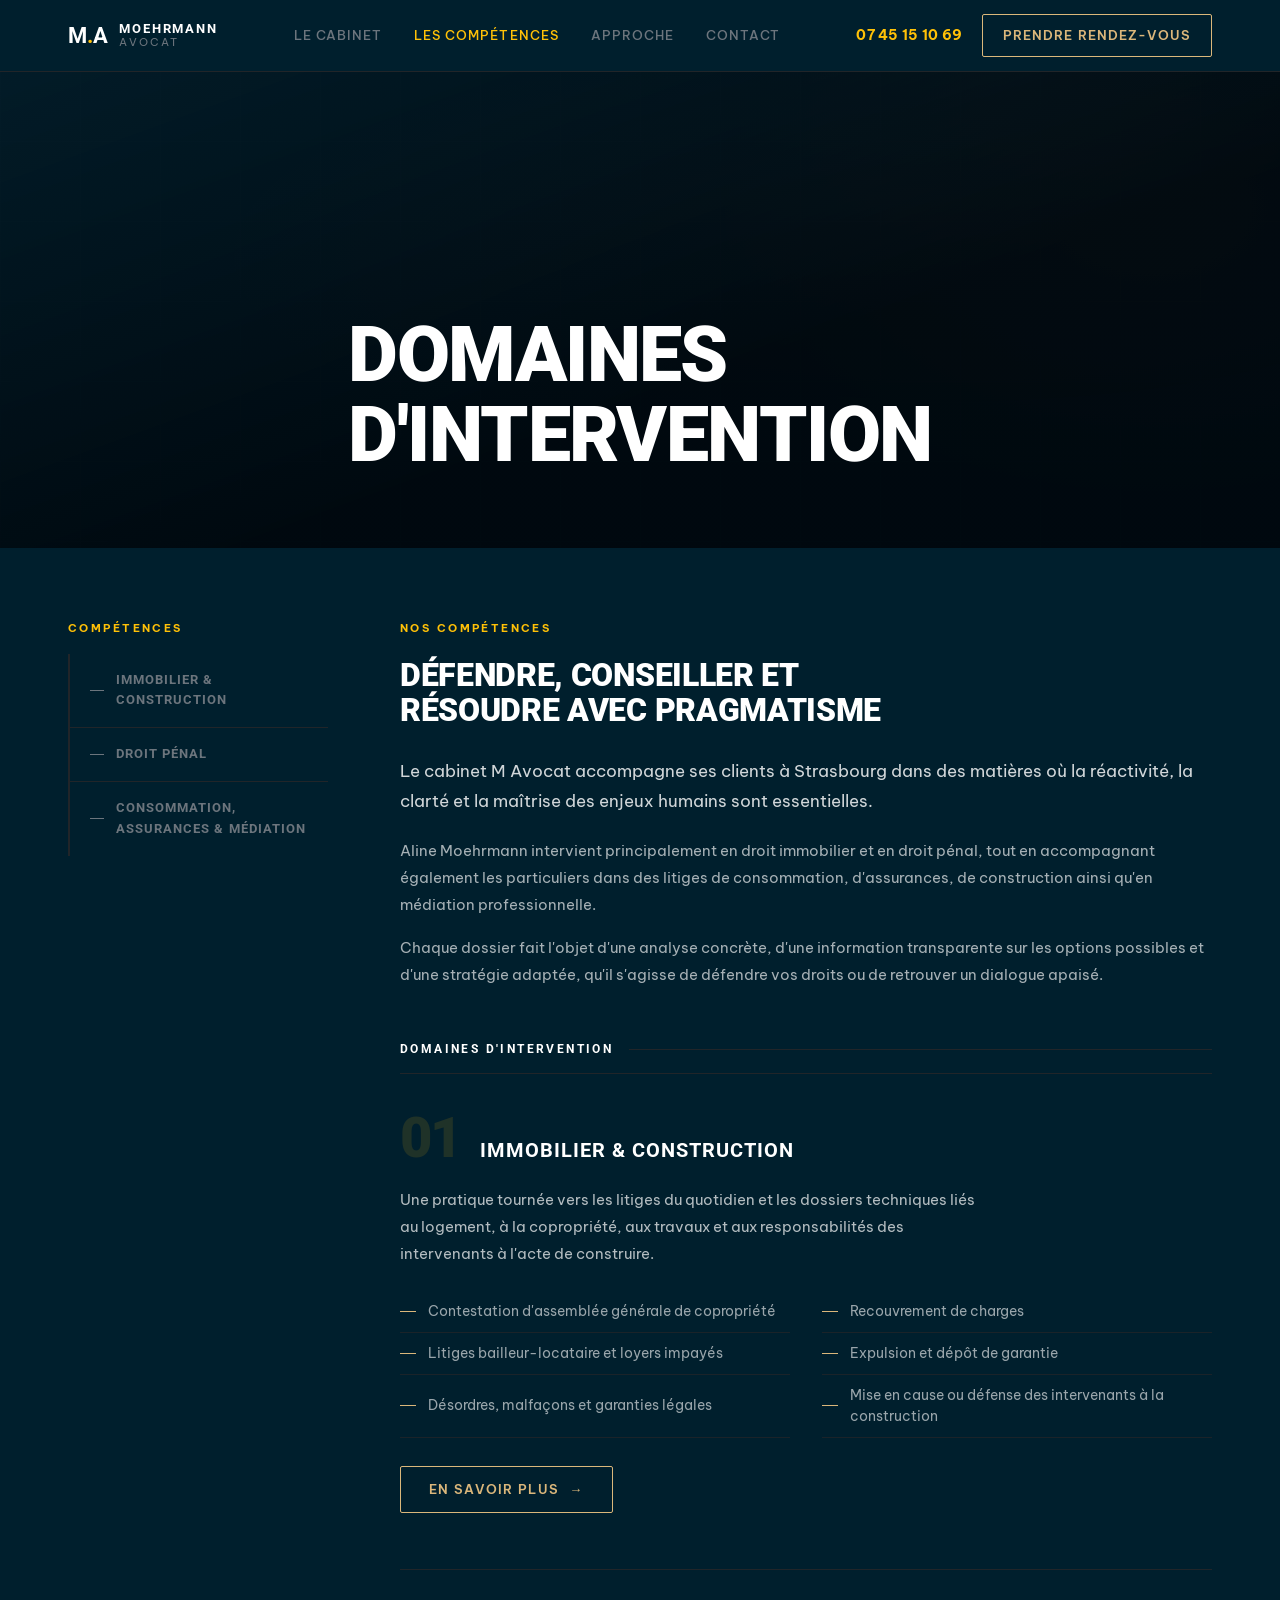
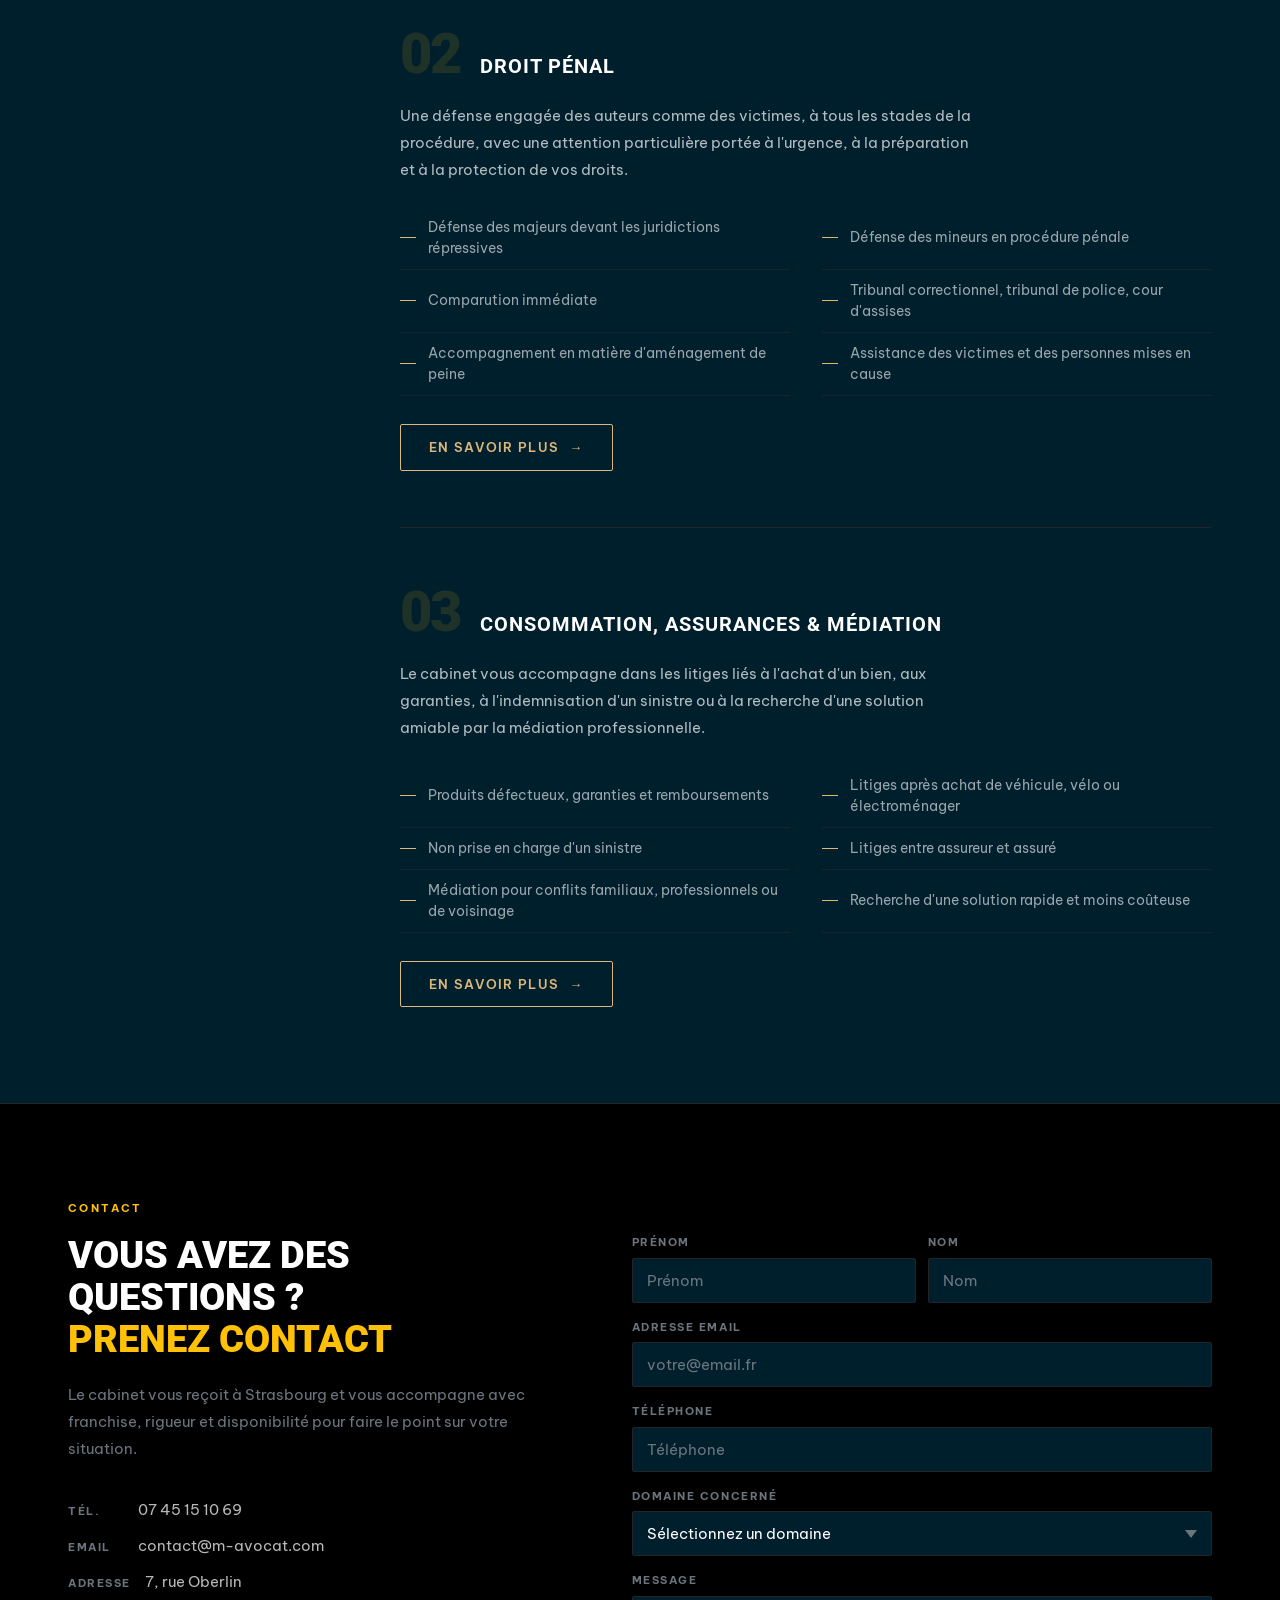
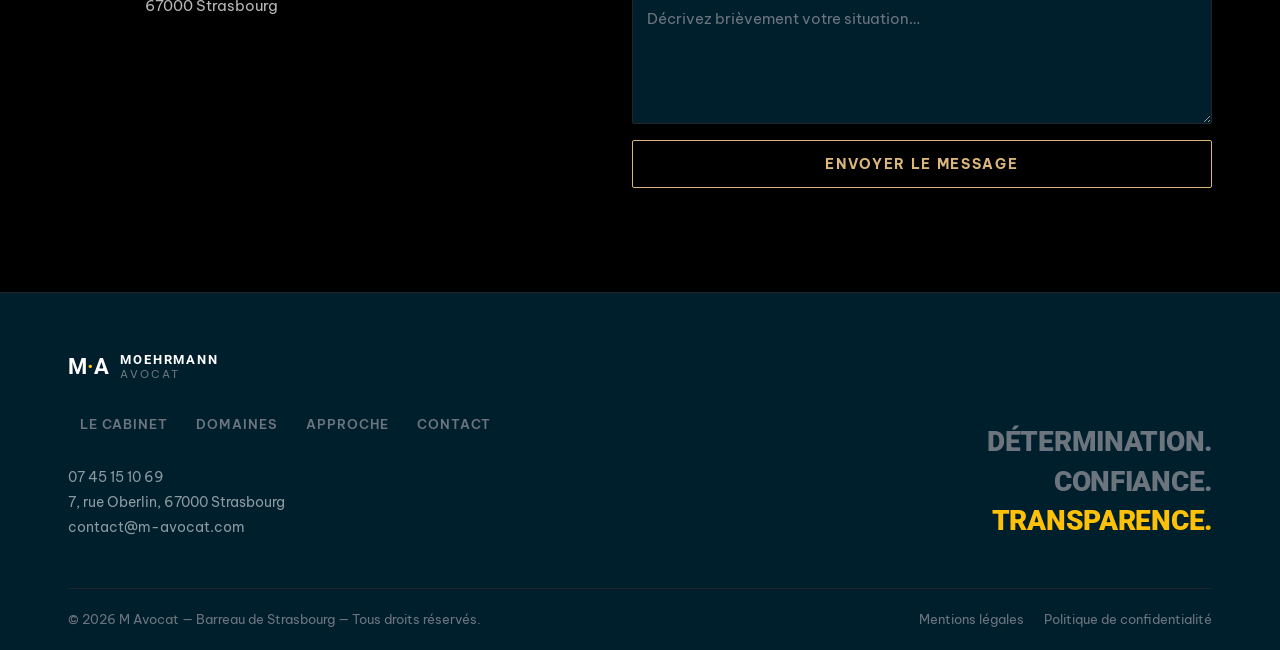
<file: competences.html>
<!DOCTYPE html>
<html lang="fr">
<head>
  <meta charset="UTF-8" />
  <meta name="viewport" content="width=device-width, initial-scale=1.0" />
  <title>Compétences | M Avocat Strasbourg</title>
  <meta name="description" content="Découvrez les compétences du cabinet M Avocat à Strasbourg : immobilier, pénal, consommation, assurances, construction et médiation professionnelle." />
  <link rel="preconnect" href="https://fonts.googleapis.com" />
  <link rel="preconnect" href="https://fonts.gstatic.com" crossorigin />
  <link href="https://fonts.googleapis.com/css2?family=Be+Vietnam+Pro:ital,wght@0,300;0,400;0,500;0,600;0,700;1,400&family=Roboto:wght@300;400;500;700;900&display=swap" rel="stylesheet" />
  <style>
    *, *::before, *::after { box-sizing: border-box; margin: 0; padding: 0; }
    :root {
      --bg: #001f2d;
      --surface: #000000;
      --text: #ffffff;
      --muted: #6c757d;
      --accent: #ffc107;
      --gold: #dbb77b;
      --border: #212529;
    }
    html { font-size: 16px; scroll-behavior: smooth; }
    body {
      background: var(--bg);
      color: var(--text);
      font-family: 'Be Vietnam Pro', sans-serif;
      font-size: 1rem;
      line-height: 1.6;
      -webkit-font-smoothing: antialiased;
    }
    a { color: inherit; text-decoration: none; }
    .container { max-width: 1200px; margin: 0 auto; padding: 0 28px; }
    .site-header {
      position: fixed; top: 0; left: 0; right: 0; z-index: 1030;
      background: var(--bg); border-bottom: 1px solid var(--border);
    }
    .header-inner {
      display: flex; align-items: center; justify-content: space-between;
      gap: 24px; padding: 14px 0;
    }
    .site-logo { display: flex; align-items: center; gap: 12px; flex-shrink: 0; }
    .logo-mark { font-family: 'Roboto', sans-serif; font-size: 1.375rem; font-weight: 700; letter-spacing: -0.01em; }
    .logo-mark .dot { color: var(--accent); }
    .logo-text { display: flex; flex-direction: column; line-height: 1.1; }
    .logo-text .name {
      font-family: 'Roboto', sans-serif; font-size: 0.8125rem; font-weight: 700;
      letter-spacing: 0.14em; text-transform: uppercase;
    }
    .logo-text .role { font-size: 0.6875rem; letter-spacing: 0.2em; text-transform: uppercase; color: var(--muted); }
    .main-nav { display: flex; align-items: center; gap: 4px; }
    .main-nav a {
      font-size: 0.8125rem; font-weight: 500; letter-spacing: 0.08em; text-transform: uppercase;
      color: var(--muted); padding: 8px 14px; border-radius: 2px; transition: color 0.3s ease;
    }
    .main-nav a:hover { color: var(--text); }
    .main-nav a.active { color: var(--accent); }
    .header-right { display: flex; align-items: center; gap: 20px; flex-shrink: 0; }
    .nav-phone { font-size: 0.875rem; font-weight: 700; color: var(--accent); letter-spacing: 0.02em; white-space: nowrap; }
    .btn-rdv {
      display: inline-flex; align-items: center; padding: 10px 20px; border: 1px solid var(--gold); color: var(--gold);
      font-size: 0.8125rem; font-weight: 600; letter-spacing: 0.08em; text-transform: uppercase; border-radius: 2px;
      white-space: nowrap; transition: 0.5s ease-in-out;
    }
    .btn-rdv:hover { background: rgba(219, 183, 123, 0.72); color: #2a352e; border-color: #c7a266; }
    .mobile-toggle { display: none; flex-direction: column; gap: 5px; background: none; border: none; cursor: pointer; padding: 4px; }
    .mobile-toggle span { display: block; width: 24px; height: 2px; background: var(--text); border-radius: 2px; transition: 0.3s ease; }
    .page-hero {
      position: relative; min-height: 487px; display: flex; align-items: flex-end; padding-bottom: 72px;
      margin-top: 61px; overflow: hidden; background: #061822;
    }
    .page-hero::before {
      content: ''; position: absolute; inset: 0;
      background: linear-gradient(160deg, rgba(0,31,45,0.6) 0%, rgba(0,8,14,0.92) 60%),
        radial-gradient(ellipse at 75% 40%, rgba(219,183,123,0.07) 0%, transparent 55%);
      z-index: 1;
    }
    .page-hero::after {
      content: ''; position: absolute; inset: 0;
      background-image: repeating-linear-gradient(90deg, rgba(255,255,255,0.012) 0px, rgba(255,255,255,0.012) 1px, transparent 1px, transparent 80px),
        repeating-linear-gradient(180deg, rgba(255,255,255,0.012) 0px, rgba(255,255,255,0.012) 1px, transparent 1px, transparent 80px);
      z-index: 0;
    }
    .hero-glow { position: absolute; top: 0; right: 0; width: 50%; height: 100%; background: radial-gradient(ellipse at 80% 30%, rgba(219,183,123,0.12) 0%, transparent 60%); z-index: 0; }
    .hero-content { position: relative; z-index: 2; }
    .hero-content h1 {
      font-family: 'Roboto', sans-serif; font-size: clamp(2.75rem, 6vw, 5rem); font-weight: 900;
      line-height: 1.05; letter-spacing: -0.02em; text-transform: uppercase; color: var(--text);
    }
    .layout-section { padding: 72px 0 96px; }
    .layout-grid { display: grid; grid-template-columns: 260px 1fr; gap: 72px; align-items: start; }
    .sidebar { position: sticky; top: 88px; }
    .sidebar-label {
      font-size: 0.6875rem; font-weight: 700; letter-spacing: 0.22em; text-transform: uppercase;
      color: var(--accent); margin-bottom: 16px; display: block;
    }
    .sidebar-nav { list-style: none; border-left: 2px solid var(--border); }
    .sidebar-nav li { border-bottom: 1px solid var(--border); }
    .sidebar-nav li:last-child { border-bottom: none; }
    .sidebar-nav a {
      display: flex; align-items: center; gap: 12px; padding: 16px 20px; font-family: 'Roboto', sans-serif;
      font-size: 0.8125rem; font-weight: 700; letter-spacing: 0.08em; text-transform: uppercase; color: var(--muted);
      transition: color 0.3s ease, border-left-color 0.3s ease, padding-left 0.3s ease; border-left: 2px solid transparent; margin-left: -2px;
    }
    .sidebar-nav a::before { content: ''; width: 14px; height: 1px; background: currentColor; flex-shrink: 0; transition: width 0.3s ease, background 0.3s ease; }
    .sidebar-nav a:hover { color: var(--text); border-left-color: rgba(219,183,123,0.4); }
    .sidebar-nav a:hover::before { width: 20px; }
    .article-eyebrow {
      display: block; font-size: 0.6875rem; font-weight: 700; letter-spacing: 0.22em;
      text-transform: uppercase; color: var(--accent); margin-bottom: 20px;
    }
    .article-heading {
      font-family: 'Roboto', sans-serif; font-size: clamp(1.625rem, 2.5vw, 2.25rem);
      font-weight: 900; line-height: 1.12; letter-spacing: -0.01em; text-transform: uppercase; color: var(--text); margin-bottom: 28px;
    }
    .article-lead { font-size: 1.0625rem; line-height: 1.75; color: rgba(255,255,255,0.82); margin-bottom: 20px; }
    .article-body p { font-size: 0.9375rem; line-height: 1.8; color: rgba(255,255,255,0.65); margin-bottom: 16px; }
    .areas-divider {
      font-family: 'Roboto', sans-serif; font-size: 0.75rem; font-weight: 700; letter-spacing: 0.2em;
      text-transform: uppercase; color: var(--text); margin: 52px 0 36px; padding-bottom: 14px; border-bottom: 1px solid var(--border);
      display: flex; align-items: center; gap: 16px;
    }
    .areas-divider::after { content: ''; flex: 1; height: 1px; background: var(--border); }
    .area-block { padding-bottom: 56px; margin-bottom: 56px; border-bottom: 1px solid var(--border); }
    .area-block:last-child { border-bottom: none; margin-bottom: 0; padding-bottom: 0; }
    .area-header { display: flex; align-items: baseline; gap: 20px; margin-bottom: 20px; }
    .area-num {
      font-family: 'Roboto', sans-serif; font-size: 3.5rem; font-weight: 900; line-height: 1;
      color: rgba(255,193,7,0.12); letter-spacing: -0.04em; flex-shrink: 0; min-width: 60px;
    }
    .area-title { font-family: 'Roboto', sans-serif; font-size: 1.25rem; font-weight: 700; letter-spacing: 0.05em; text-transform: uppercase; color: var(--text); }
    .area-desc { font-size: 0.9375rem; line-height: 1.8; color: rgba(255,255,255,0.7); margin-bottom: 24px; max-width: 580px; }
    .area-services { list-style: none; display: grid; grid-template-columns: 1fr 1fr; gap: 0 32px; margin-bottom: 28px; }
    .area-services li {
      display: flex; align-items: center; gap: 12px; font-size: 0.875rem; line-height: 1.5;
      color: rgba(255,255,255,0.6); padding: 10px 0; border-bottom: 1px solid rgba(33,37,41,0.8);
    }
    .area-services li::before { content: ''; width: 16px; height: 1px; background: var(--gold); flex-shrink: 0; }
    .area-cta {
      display: inline-flex; align-items: center; gap: 10px; padding: 12px 28px; border: 1px solid var(--gold); color: var(--gold);
      font-size: 0.8125rem; font-weight: 600; letter-spacing: 0.1em; text-transform: uppercase; border-radius: 2px; transition: 0.5s ease-in-out;
    }
    .area-cta::after { content: '→'; }
    .area-cta:hover { background: rgba(219,183,123,0.72); color: #2a352e; border-color: #c7a266; }
    .contact-section { background: var(--surface); border-top: 1px solid var(--border); padding: 96px 0 104px; }
    .contact-label {
      display: block; font-size: 0.6875rem; font-weight: 700; letter-spacing: 0.22em;
      text-transform: uppercase; color: var(--accent); margin-bottom: 16px;
    }
    .contact-grid { display: grid; grid-template-columns: 1fr 1.2fr; gap: 80px; align-items: start; }
    .contact-heading {
      font-family: 'Roboto', sans-serif; font-size: clamp(1.75rem, 3vw, 2.75rem); font-weight: 900; line-height: 1.1;
      text-transform: uppercase; color: var(--text); margin-bottom: 20px;
    }
    .contact-heading em { color: var(--accent); font-style: normal; }
    .contact-sub { font-size: 0.9375rem; line-height: 1.8; color: var(--muted); margin-bottom: 36px; }
    .contact-info { display: flex; flex-direction: column; gap: 12px; }
    .contact-info-row { display: flex; gap: 14px; align-items: baseline; font-size: 0.9375rem; color: rgba(255,255,255,0.72); }
    .info-label { font-size: 0.6875rem; font-weight: 700; letter-spacing: 0.14em; text-transform: uppercase; color: var(--muted); flex-shrink: 0; min-width: 56px; }
    .contact-info-row a { transition: color 0.3s; }
    .contact-info-row a:hover { color: var(--accent); }
    .contact-form { display: flex; flex-direction: column; gap: 16px; }
    .form-row { display: grid; grid-template-columns: 1fr 1fr; gap: 12px; }
    .form-group { display: flex; flex-direction: column; gap: 6px; }
    .form-group label { font-size: 0.6875rem; font-weight: 700; letter-spacing: 0.14em; text-transform: uppercase; color: var(--muted); }
    .form-group input, .form-group textarea, .form-group select {
      background: var(--bg); border: 1px solid var(--border); border-radius: 2px; padding: 12px 14px; color: var(--text);
      font-family: 'Be Vietnam Pro', sans-serif; font-size: 0.9375rem; transition: border-color 0.15s ease-in-out; outline: none; width: 100%; -webkit-appearance: none;
    }
    .form-group select {
      background-image: url("data:image/svg+xml,%3Csvg xmlns='http://www.w3.org/2000/svg' width='12' height='8' viewBox='0 0 12 8'%3E%3Cpath fill='%236c757d' d='M6 8L0 0h12z'/%3E%3C/svg%3E");
      background-repeat: no-repeat; background-position: right 14px center; padding-right: 36px; cursor: pointer;
    }
    .form-group select option { background: var(--bg); }
    .form-group input:focus, .form-group textarea:focus, .form-group select:focus { border-color: var(--gold); }
    .form-group input::placeholder, .form-group textarea::placeholder { color: var(--muted); }
    .form-group textarea { resize: vertical; min-height: 128px; }
    .btn-submit {
      display: flex; align-items: center; justify-content: center; width: 100%; padding: 14px 32px; background: transparent;
      border: 1px solid var(--gold); color: var(--gold); font-family: 'Be Vietnam Pro', sans-serif;
      font-size: 0.875rem; font-weight: 700; letter-spacing: 0.12em; text-transform: uppercase; border-radius: 2px; cursor: pointer; transition: 0.5s ease-in-out;
    }
    .btn-submit:hover { background: rgba(219,183,123,0.72); color: #2a352e; border-color: #c7a266; }
    .site-footer { background: var(--bg); border-top: 1px solid var(--border); }
    .footer-body { display: grid; grid-template-columns: 1fr 1fr; gap: 64px; align-items: end; padding: 56px 0 48px; }
    .footer-left .site-logo { margin-bottom: 24px; }
    .footer-nav { display: flex; flex-wrap: wrap; gap: 4px; margin-bottom: 24px; }
    .footer-nav a {
      font-size: 0.8125rem; font-weight: 600; letter-spacing: 0.08em; text-transform: uppercase;
      color: var(--muted); padding: 6px 12px; border-radius: 2px; transition: color 0.3s;
    }
    .footer-nav a:hover { color: var(--text); }
    .footer-contact p { font-size: 0.875rem; line-height: 1.8; color: rgba(255,255,255,0.55); }
    .footer-contact a { transition: color 0.3s; }
    .footer-contact a:hover { color: var(--accent); }
    .footer-tagline { text-align: right; }
    .footer-tagline .line {
      display: block; font-family: 'Roboto', sans-serif; font-size: clamp(1.25rem, 2.2vw, 1.875rem);
      font-weight: 900; letter-spacing: -0.01em; text-transform: uppercase; color: var(--muted); line-height: 1.4;
    }
    .footer-tagline .line.accent { color: var(--accent); }
    .footer-bottom {
      border-top: 1px solid var(--border); padding: 20px 0; display: flex; align-items: center; justify-content: space-between; gap: 16px;
    }
    .footer-bottom p { font-size: 0.8125rem; color: var(--muted); }
    .footer-legal { display: flex; gap: 20px; }
    .footer-legal a { font-size: 0.8125rem; color: var(--muted); transition: color 0.3s; }
    .footer-legal a:hover { color: var(--text); }
    .reveal { opacity: 0; transform: translateY(28px); transition: opacity 0.6s ease-out, transform 0.6s ease-out; }
    .reveal.visible { opacity: 1; transform: translateY(0); }
    .reveal-delay-1 { transition-delay: 0.1s; }
    .reveal-delay-2 { transition-delay: 0.2s; }
    .reveal-delay-3 { transition-delay: 0.3s; }
    @media (max-width: 991px) {
      .layout-grid { grid-template-columns: 1fr; gap: 48px; }
      .sidebar { position: static; }
      .sidebar-nav { display: flex; flex-wrap: wrap; border-left: none; border-top: 1px solid var(--border); border-bottom: 1px solid var(--border); }
      .sidebar-nav li { border-bottom: none; border-right: 1px solid var(--border); }
      .sidebar-nav a { padding: 12px 16px; }
      .contact-grid { grid-template-columns: 1fr; gap: 48px; }
      .footer-body { grid-template-columns: 1fr; gap: 36px; }
      .footer-tagline { text-align: left; }
    }
    @media (max-width: 768px) {
      .main-nav, .nav-phone, .btn-rdv { display: none; }
      .mobile-toggle { display: flex; }
      .area-services { grid-template-columns: 1fr; }
      .form-row { grid-template-columns: 1fr; }
      .footer-bottom { flex-direction: column; align-items: flex-start; gap: 12px; }
    }
    @media (max-width: 575px) { .container { padding: 0 20px; } }
    .main-nav.open {
      display: flex !important; flex-direction: column; position: fixed; top: 61px; left: 0; right: 0;
      background: var(--bg); border-bottom: 1px solid var(--border); padding: 20px 28px 28px; gap: 4px; z-index: 1020;
    }
    .main-nav.open a { padding: 12px 0; }
    @media (prefers-reduced-motion: reduce) {
      *, *::before, *::after { animation-duration: 0.01ms !important; transition-duration: 0.01ms !important; }
    }
  </style>
</head>
<body>

  <header class="site-header" id="header">
    <div class="container">
      <div class="header-inner">
        <a class="site-logo" href="index.html">
          <span class="logo-mark">M<span class="dot">.</span>A</span>
          <span class="logo-text">
            <span class="name">MOEHRMANN</span>
            <span class="role">Avocat</span>
          </span>
        </a>
        <nav class="main-nav" id="main-nav">
          <a href="index.html#cabinet">Le Cabinet</a>
          <a href="competences.html" class="active">Les Compétences</a>
          <a href="index.html#approach">Approche</a>
          <a href="index.html#contact">Contact</a>
        </nav>
        <div class="header-right">
          <span class="nav-phone">07 45 15 10 69</span>
          <a class="btn-rdv" href="index.html#contact">Prendre Rendez-vous</a>
          <button class="mobile-toggle" id="mobile-toggle" aria-label="Menu" aria-expanded="false">
            <span></span><span></span><span></span>
          </button>
        </div>
      </div>
    </div>
  </header>

  <section class="page-hero">
    <div class="hero-glow"></div>
    <div class="container">
      <div class="hero-content">
        <h1>Domaines<br>d'Intervention</h1>
      </div>
    </div>
  </section>

  <main>
    <section class="layout-section">
      <div class="container">
        <div class="layout-grid">
          <aside class="sidebar">
            <span class="sidebar-label">Compétences</span>
            <ul class="sidebar-nav">
              <li><a href="droit-famille.html">Immobilier &amp; Construction</a></li>
              <li><a href="droit-penal.html">Droit Pénal</a></li>
              <li><a href="patrimoine-successions.html">Consommation, Assurances &amp; Médiation</a></li>
            </ul>
          </aside>

          <article>
            <span class="article-eyebrow reveal">Nos Compétences</span>
            <h2 class="article-heading reveal reveal-delay-1">
              Défendre, conseiller et<br>résoudre avec pragmatisme
            </h2>
            <p class="article-lead reveal reveal-delay-2">
              Le cabinet M Avocat accompagne ses clients à Strasbourg dans des matières où la réactivité, la clarté et la maîtrise des enjeux humains sont essentielles.
            </p>
            <div class="article-body reveal reveal-delay-3">
              <p>
                Aline Moehrmann intervient principalement en droit immobilier et en droit pénal, tout en accompagnant également les particuliers dans des litiges de consommation, d'assurances, de construction ainsi qu'en médiation professionnelle.
              </p>
              <p>
                Chaque dossier fait l'objet d'une analyse concrète, d'une information transparente sur les options possibles et d'une stratégie adaptée, qu'il s'agisse de défendre vos droits ou de retrouver un dialogue apaisé.
              </p>
            </div>

            <div class="areas-divider reveal">Domaines d'intervention</div>

            <div class="area-block reveal">
              <div class="area-header">
                <span class="area-num">01</span>
                <h3 class="area-title">Immobilier &amp; Construction</h3>
              </div>
              <p class="area-desc">
                Une pratique tournée vers les litiges du quotidien et les dossiers techniques liés au logement, à la copropriété, aux travaux et aux responsabilités des intervenants à l'acte de construire.
              </p>
              <ul class="area-services">
                <li>Contestation d'assemblée générale de copropriété</li>
                <li>Recouvrement de charges</li>
                <li>Litiges bailleur-locataire et loyers impayés</li>
                <li>Expulsion et dépôt de garantie</li>
                <li>Désordres, malfaçons et garanties légales</li>
                <li>Mise en cause ou défense des intervenants à la construction</li>
              </ul>
              <a href="droit-famille.html" class="area-cta">En savoir plus</a>
            </div>

            <div class="area-block reveal">
              <div class="area-header">
                <span class="area-num">02</span>
                <h3 class="area-title">Droit Pénal</h3>
              </div>
              <p class="area-desc">
                Une défense engagée des auteurs comme des victimes, à tous les stades de la procédure, avec une attention particulière portée à l'urgence, à la préparation et à la protection de vos droits.
              </p>
              <ul class="area-services">
                <li>Défense des majeurs devant les juridictions répressives</li>
                <li>Défense des mineurs en procédure pénale</li>
                <li>Comparution immédiate</li>
                <li>Tribunal correctionnel, tribunal de police, cour d'assises</li>
                <li>Accompagnement en matière d'aménagement de peine</li>
                <li>Assistance des victimes et des personnes mises en cause</li>
              </ul>
              <a href="droit-penal.html" class="area-cta">En savoir plus</a>
            </div>

            <div class="area-block reveal">
              <div class="area-header">
                <span class="area-num">03</span>
                <h3 class="area-title">Consommation, Assurances &amp; Médiation</h3>
              </div>
              <p class="area-desc">
                Le cabinet vous accompagne dans les litiges liés à l'achat d'un bien, aux garanties, à l'indemnisation d'un sinistre ou à la recherche d'une solution amiable par la médiation professionnelle.
              </p>
              <ul class="area-services">
                <li>Produits défectueux, garanties et remboursements</li>
                <li>Litiges après achat de véhicule, vélo ou électroménager</li>
                <li>Non prise en charge d'un sinistre</li>
                <li>Litiges entre assureur et assuré</li>
                <li>Médiation pour conflits familiaux, professionnels ou de voisinage</li>
                <li>Recherche d'une solution rapide et moins coûteuse</li>
              </ul>
              <a href="patrimoine-successions.html" class="area-cta">En savoir plus</a>
            </div>
          </article>
        </div>
      </div>
    </section>
  </main>

  <section class="contact-section">
    <div class="container">
      <span class="contact-label reveal">Contact</span>
      <div class="contact-grid">
        <div class="contact-left reveal">
          <h2 class="contact-heading">
            Vous avez des questions ?<br>
            <em>Prenez contact</em>
          </h2>
          <p class="contact-sub">
            Le cabinet vous reçoit à Strasbourg et vous accompagne avec franchise, rigueur et disponibilité pour faire le point sur votre situation.
          </p>
          <div class="contact-info">
            <div class="contact-info-row">
              <span class="info-label">Tél.</span>
              <span>07 45 15 10 69</span>
            </div>
            <div class="contact-info-row">
              <span class="info-label">Email</span>
              <a href="mailto:contact@m-avocat.com">contact@m-avocat.com</a>
            </div>
            <div class="contact-info-row">
              <span class="info-label">Adresse</span>
              <span>7, rue Oberlin<br>67000 Strasbourg</span>
            </div>
          </div>
        </div>

        <form class="contact-form reveal reveal-delay-1" action="index.html#contact" method="GET">
          <div class="form-row">
            <div class="form-group">
              <label for="prenom">Prénom</label>
              <input type="text" id="prenom" name="prenom" placeholder="Prénom" autocomplete="given-name" />
            </div>
            <div class="form-group">
              <label for="nom">Nom</label>
              <input type="text" id="nom" name="nom" placeholder="Nom" autocomplete="family-name" />
            </div>
          </div>
          <div class="form-group">
            <label for="email">Adresse email</label>
            <input type="email" id="email" name="email" placeholder="votre@email.fr" autocomplete="email" />
          </div>
          <div class="form-group">
            <label for="telephone">Téléphone</label>
            <input type="tel" id="telephone" name="telephone" placeholder="Téléphone" autocomplete="tel" />
          </div>
          <div class="form-group">
            <label for="domaine">Domaine concerné</label>
            <select id="domaine" name="domaine">
              <option value="" disabled selected>Sélectionnez un domaine</option>
              <option value="immobilier">Immobilier &amp; Construction</option>
              <option value="penal">Droit pénal</option>
              <option value="consommation">Consommation, assurances &amp; médiation</option>
              <option value="autre">Autre</option>
            </select>
          </div>
          <div class="form-group">
            <label for="message">Message</label>
            <textarea id="message" name="message" placeholder="Décrivez brièvement votre situation…"></textarea>
          </div>
          <button type="submit" class="btn-submit">Envoyer le message</button>
        </form>
      </div>
    </div>
  </section>

  <footer class="site-footer" id="footer">
    <div class="container">
      <div class="footer-body">
        <div class="footer-left">
          <a class="site-logo" href="index.html">
            <span class="logo-mark">M<span class="dot">·</span>A</span>
            <span class="logo-text">
              <span class="name">MOEHRMANN</span>
              <span class="role">Avocat</span>
            </span>
          </a>
          <nav class="footer-nav">
            <a href="index.html#cabinet">Le Cabinet</a>
            <a href="competences.html">Domaines</a>
            <a href="index.html#approach">Approche</a>
            <a href="index.html#contact">Contact</a>
          </nav>
          <div class="footer-contact">
            <p>07 45 15 10 69</p>
            <p>7, rue Oberlin, 67000 Strasbourg</p>
            <p><a href="mailto:contact@m-avocat.com">contact@m-avocat.com</a></p>
          </div>
        </div>

        <div class="footer-tagline">
          <span class="line">Détermination.</span>
          <span class="line">Confiance.</span>
          <span class="line accent">Transparence.</span>
        </div>
      </div>

      <div class="footer-bottom">
        <p>© <span id="year"></span> M Avocat — Barreau de Strasbourg — Tous droits réservés.</p>
        <div class="footer-legal">
          <a href="#">Mentions légales</a>
          <a href="#">Politique de confidentialité</a>
        </div>
      </div>
    </div>
  </footer>

  <script>
    document.getElementById('year').textContent = new Date().getFullYear();
    const reveals = document.querySelectorAll('.reveal');
    const revealObserver = new IntersectionObserver((entries) => {
      entries.forEach(entry => {
        if (entry.isIntersecting) {
          entry.target.classList.add('visible');
        }
      });
    }, { threshold: 0.08, rootMargin: '0px 0px -32px 0px' });
    reveals.forEach(el => revealObserver.observe(el));
    const toggle = document.getElementById('mobile-toggle');
    const nav = document.getElementById('main-nav');
    if (toggle && nav) {
      toggle.addEventListener('click', () => {
        const open = nav.classList.toggle('open');
        toggle.setAttribute('aria-expanded', open);
      });
    }
  </script>

</body>
</html>
</file>
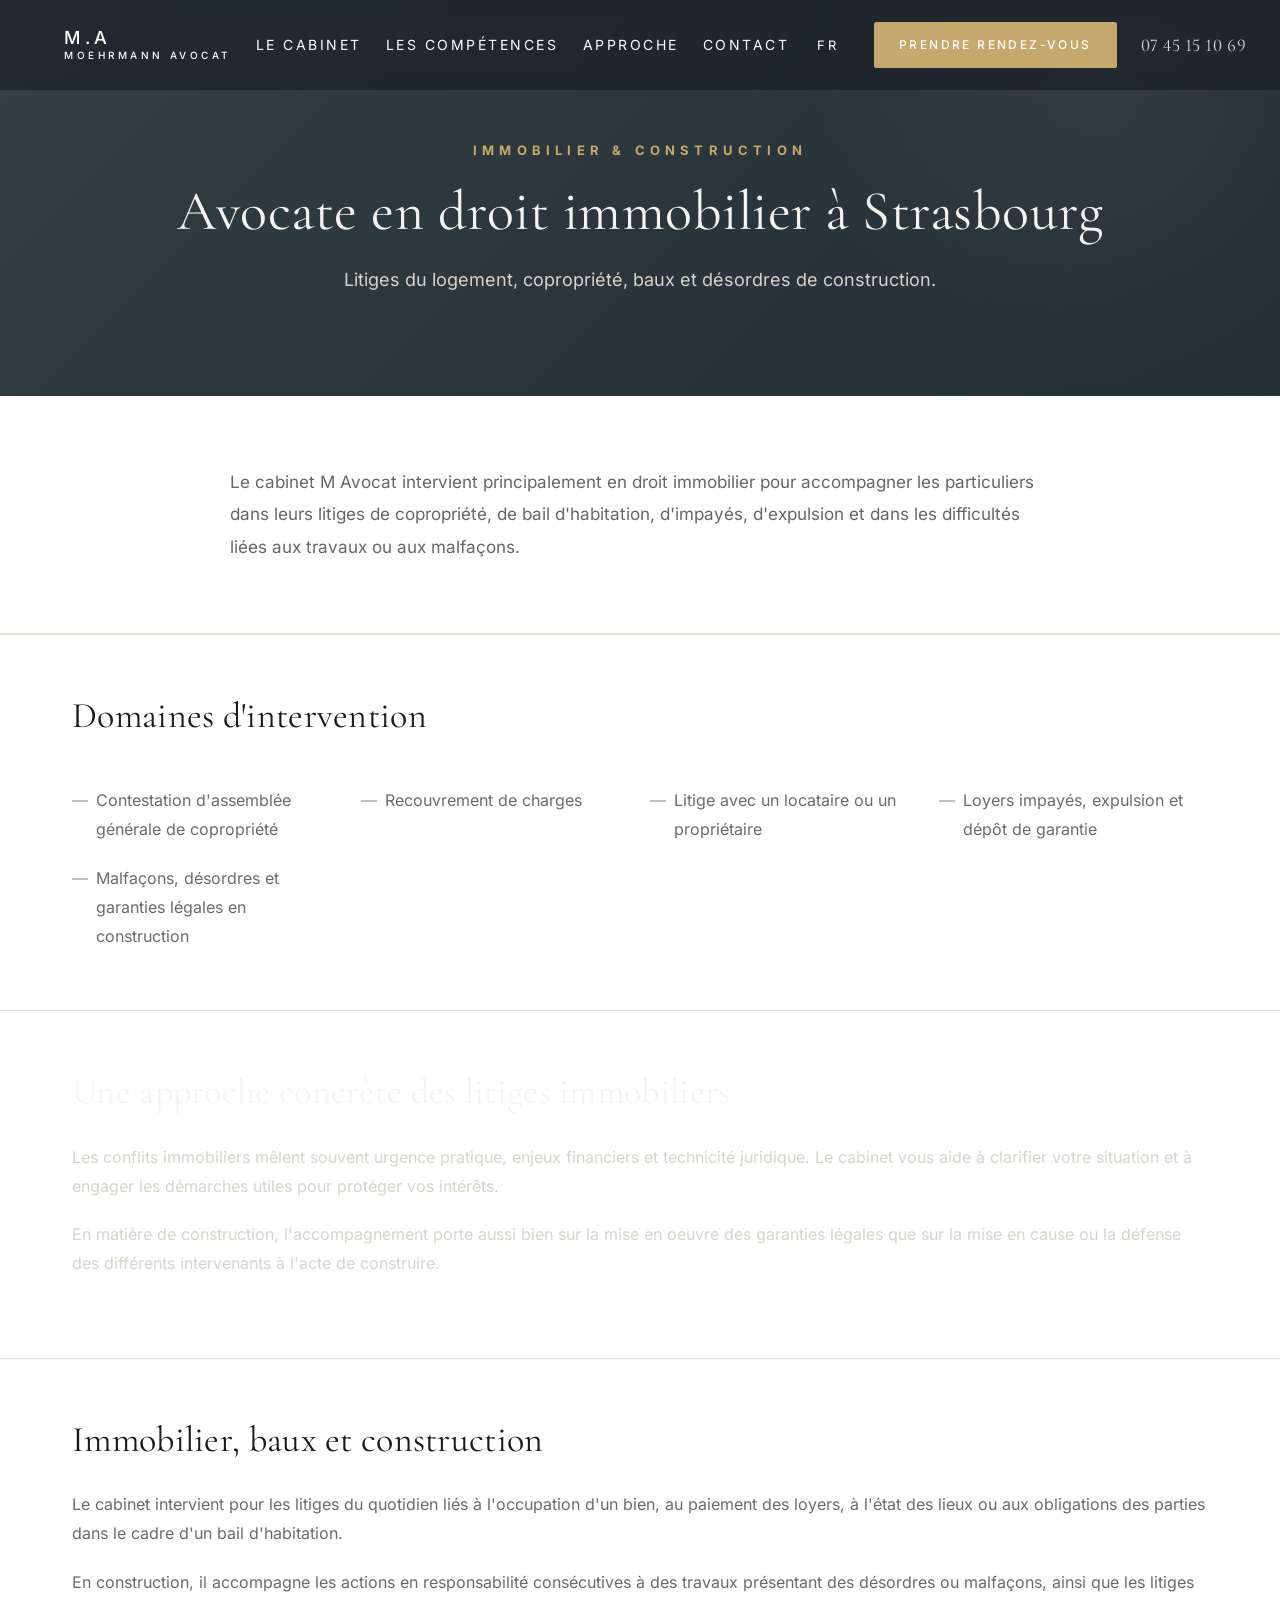
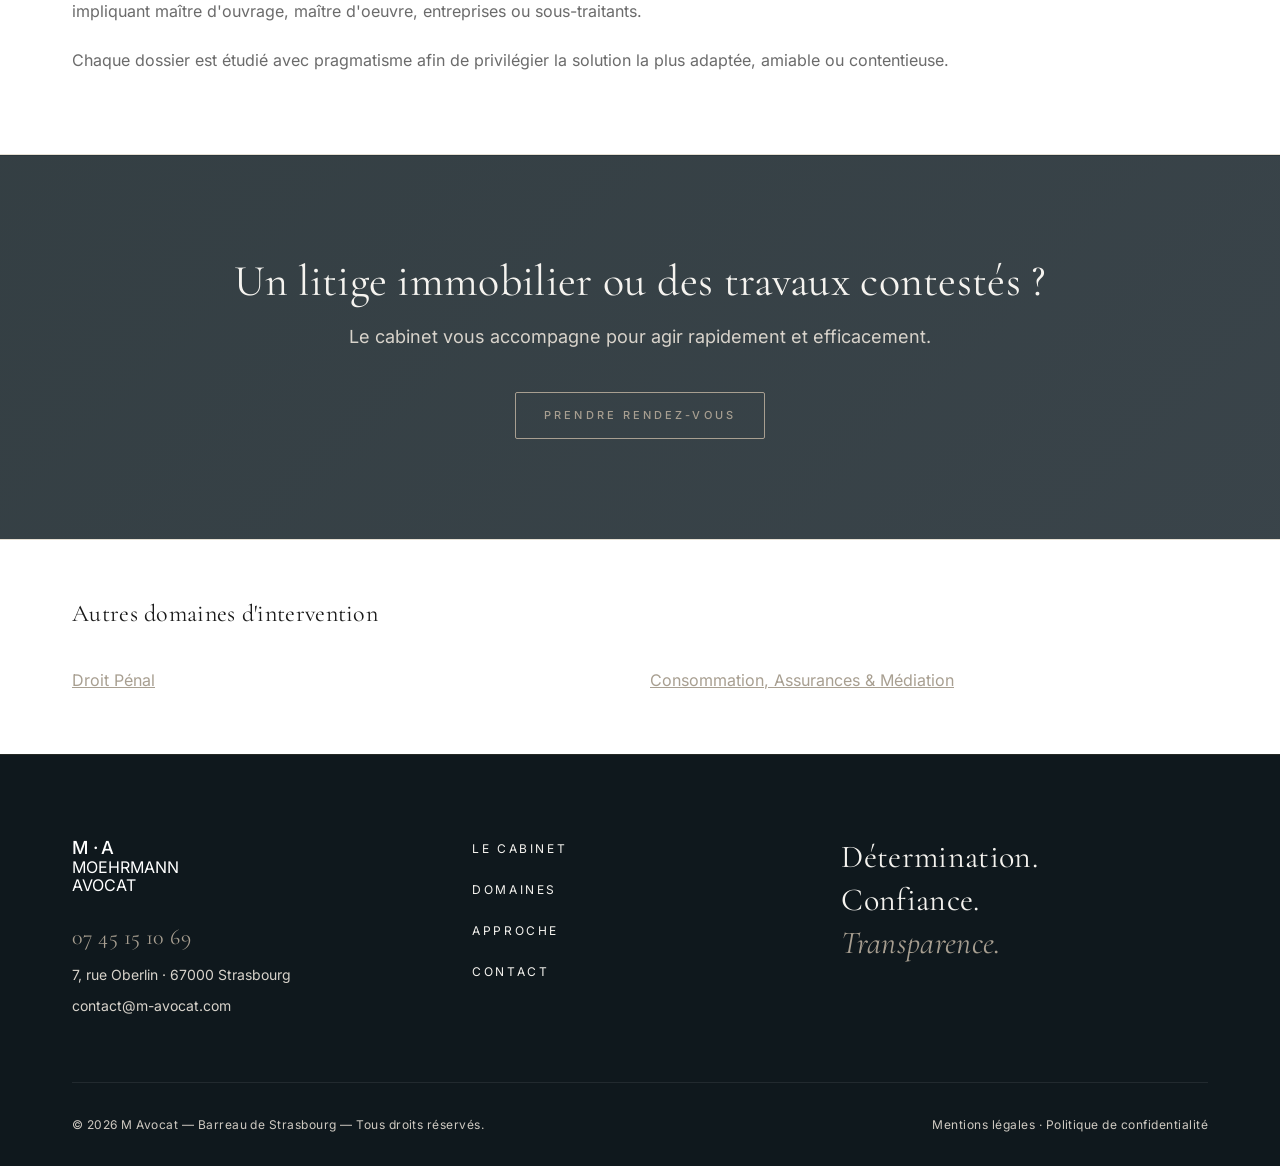
<file: droit-famille.html>
<!DOCTYPE html>
<html lang="fr">
<head>
  <meta charset="UTF-8" />
  <meta name="viewport" content="width=device-width, initial-scale=1.0" />
  <title>Avocat Immobilier et Construction à Strasbourg | M Avocat</title>
  <meta name="description" content="Cabinet M Avocat à Strasbourg : droit immobilier et construction, copropriété, baux d'habitation, loyers impayés, expulsion, malfaçons et garanties légales." />
  <link rel="stylesheet" href="styles.css" />
</head>
<body>

  <header id="header">
    <div class="container">
      <div class="wrap flex">
        <a class="logo" href="index.html">
          <span class="logo-mark">M<span class="logo-dot">.</span>A</span>
          <span class="logo-meta">
            <span>MOEHRMANN</span>
            <span>Avocat</span>
          </span>
        </a>
        <nav class="main-nav">
          <ul class="main-menu">
            <li><a href="index.html#cabinet">Le Cabinet</a></li>
            <li><a href="competences.html">Les Compétences</a></li>
            <li><a href="index.html#approach">Approche</a></li>
            <li><a href="index.html#contact">Contact</a></li>
          </ul>
          <div class="lang-switch">
            <span class="active">FR</span>
          </div>
          <a class="btn nav-btn" href="index.html#contact">Prendre Rendez-vous</a>
          <div class="phone-top">07 45 15 10 69</div>
        </nav>
        <button class="mobile-toggle" aria-label="Menu">
          <span></span><span></span><span></span>
        </button>
      </div>
    </div>
  </header>

  <main id="main-content">
    <section class="page-hero page-hero-competences">
      <div class="hero-overlay"></div>
      <div class="container">
        <div class="wrap">
          <p class="eyebrow">Immobilier &amp; Construction</p>
          <h1 class="serif">Avocate en droit immobilier à Strasbourg</h1>
          <p class="page-hero-subtitle">
            Litiges du logement, copropriété, baux et désordres de construction.
          </p>
        </div>
      </div>
    </section>

    <section class="page-intro">
      <div class="container">
        <div class="wrap">
          <p class="page-intro-text">
            Le cabinet M Avocat intervient principalement en droit immobilier pour accompagner les particuliers dans leurs litiges de copropriété, de bail d'habitation, d'impayés, d'expulsion et dans les difficultés liées aux travaux ou aux malfaçons.
          </p>
        </div>
      </div>
    </section>

    <section class="page-services">
      <div class="container">
        <div class="wrap">
          <h2 class="serif">Domaines d'intervention</h2>
          <ul class="services-list">
            <li>Contestation d'assemblée générale de copropriété</li>
            <li>Recouvrement de charges</li>
            <li>Litige avec un locataire ou un propriétaire</li>
            <li>Loyers impayés, expulsion et dépôt de garantie</li>
            <li>Malfaçons, désordres et garanties légales en construction</li>
          </ul>
        </div>
      </div>
    </section>

    <section class="page-why">
      <div class="container">
        <div class="wrap">
          <h2 class="serif">Une approche concrète des litiges immobiliers</h2>
          <p>
            Les conflits immobiliers mêlent souvent urgence pratique, enjeux financiers et technicité juridique. Le cabinet vous aide à clarifier votre situation et à engager les démarches utiles pour protéger vos intérêts.
          </p>
          <p>
            En matière de construction, l'accompagnement porte aussi bien sur la mise en oeuvre des garanties légales que sur la mise en cause ou la défense des différents intervenants à l'acte de construire.
          </p>
        </div>
      </div>
    </section>

    <section class="page-deep">
      <div class="container">
        <div class="wrap">
          <h2 class="serif">Immobilier, baux et construction</h2>
          <p>
            Le cabinet intervient pour les litiges du quotidien liés à l'occupation d'un bien, au paiement des loyers, à l'état des lieux ou aux obligations des parties dans le cadre d'un bail d'habitation.
          </p>
          <p>
            En construction, il accompagne les actions en responsabilité consécutives à des travaux présentant des désordres ou malfaçons, ainsi que les litiges impliquant maître d'ouvrage, maître d'oeuvre, entreprises ou sous-traitants.
          </p>
          <p>
            Chaque dossier est étudié avec pragmatisme afin de privilégier la solution la plus adaptée, amiable ou contentieuse.
          </p>
        </div>
      </div>
    </section>

    <section class="page-cta">
      <div class="container">
        <div class="wrap">
          <h2 class="serif">Un litige immobilier ou des travaux contestés ?</h2>
          <p class="page-cta-subtitle">Le cabinet vous accompagne pour agir rapidement et efficacement.</p>
          <a href="index.html#contact" class="btn">Prendre rendez-vous</a>
        </div>
      </div>
    </section>

    <section class="page-internal-links">
      <div class="container">
        <div class="wrap">
          <h3 class="serif">Autres domaines d'intervention</h3>
          <ul class="internal-links-list">
            <li><a href="droit-penal.html">Droit Pénal</a></li>
            <li><a href="patrimoine-successions.html">Consommation, Assurances &amp; Médiation</a></li>
          </ul>
        </div>
      </div>
    </section>
  </main>

  <footer id="footer">
    <div class="container">
      <div class="footer-grid">
        <div class="foot-brand">
          <a class="logo logo-light" href="index.html">
            <span class="logo-mark">M<span class="logo-dot">·</span>A</span>
            <span class="logo-sub">MOEHRMANN</span>
            <span class="logo-tag">AVOCAT</span>
          </a>
          <p class="foot-phone">07 45 15 10 69</p>
          <p class="foot-addr">7, rue Oberlin · 67000 Strasbourg</p>
          <p class="foot-email"><a href="mailto:contact@m-avocat.com">contact@m-avocat.com</a></p>
        </div>
        <nav class="foot-nav">
          <a href="index.html#cabinet">Le Cabinet</a>
          <a href="competences.html">Domaines</a>
          <a href="index.html#approach">Approche</a>
          <a href="index.html#contact">Contact</a>
        </nav>
        <div class="foot-quote">
          <p class="foot-title serif">Détermination.<br/>Confiance.<br/><em>Transparence.</em></p>
        </div>
      </div>
      <div class="footer-bottom">
        <p>© <span id="year"></span> M Avocat — Barreau de Strasbourg — Tous droits réservés.</p>
        <p class="foot-legal"><a href="#">Mentions légales</a> · <a href="#">Politique de confidentialité</a></p>
      </div>
    </div>
  </footer>

  <script src="script.js" defer></script>
</body>
</html>
</file>
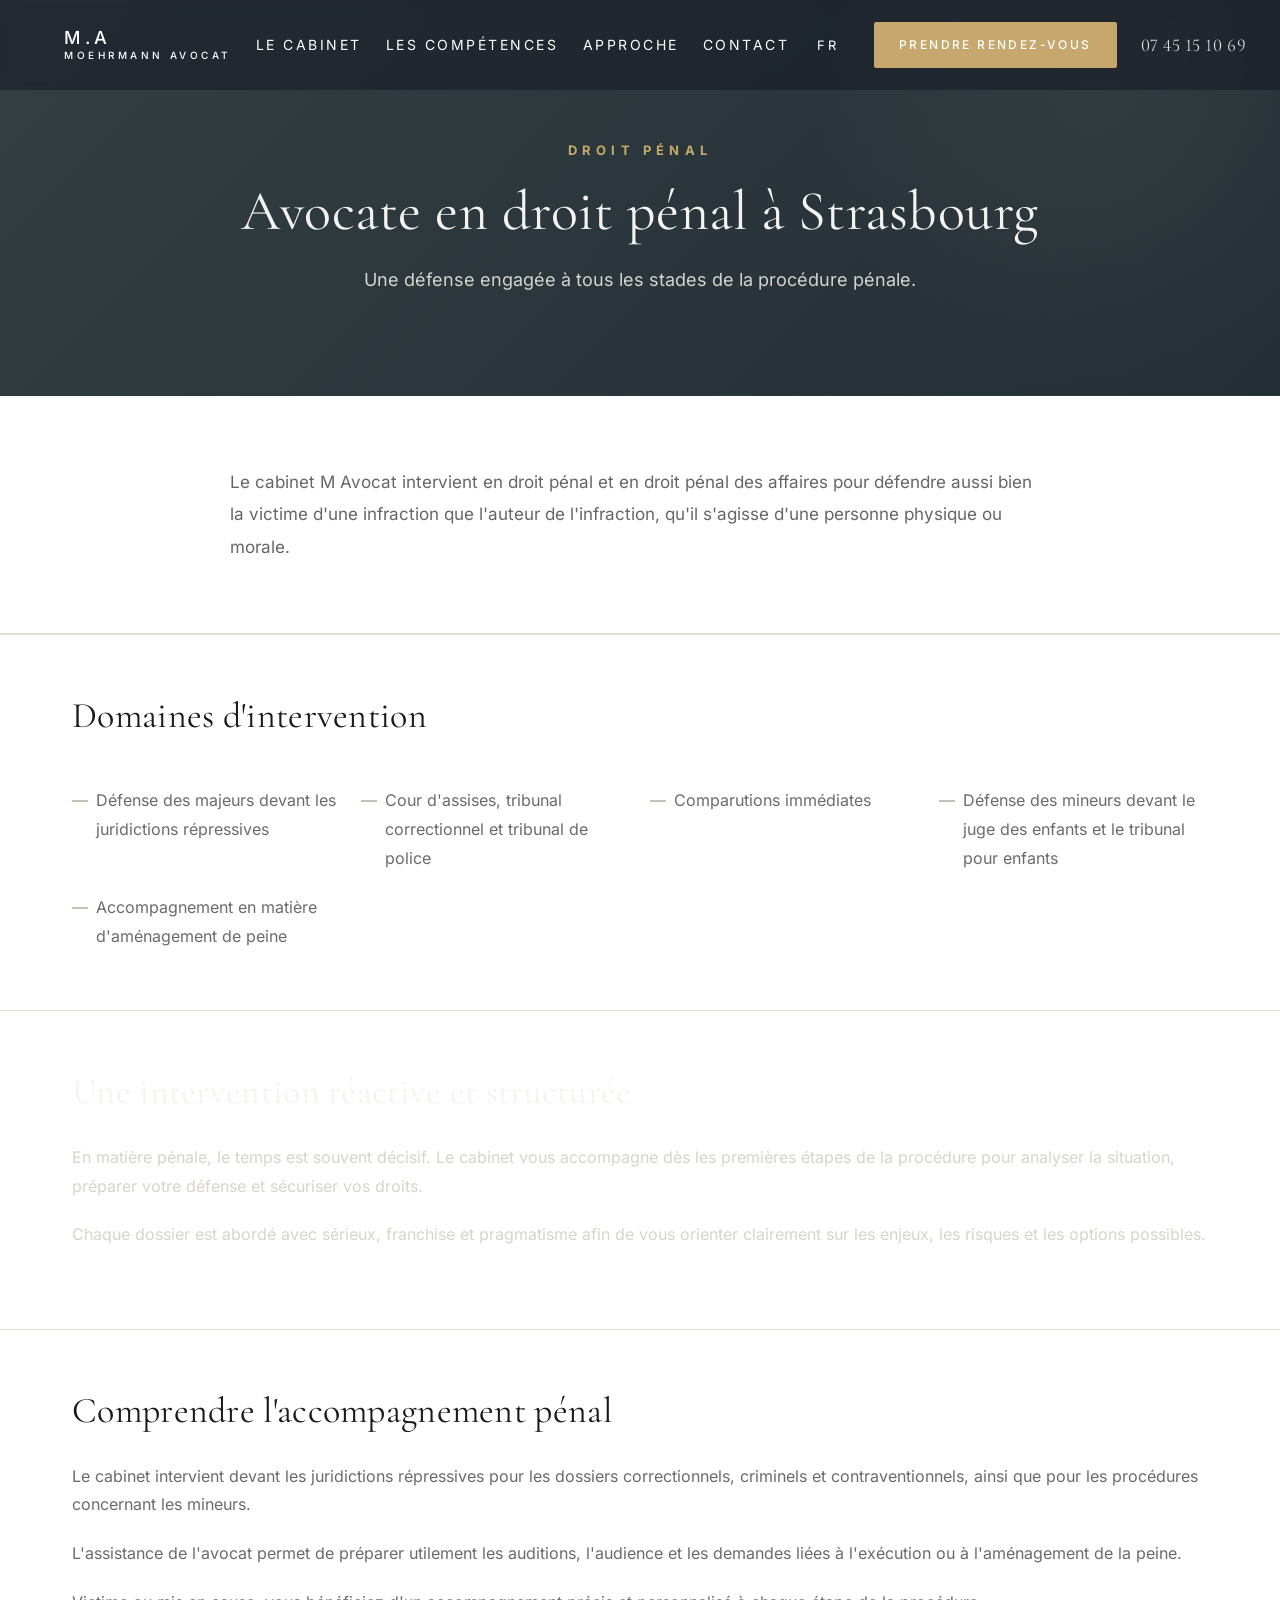
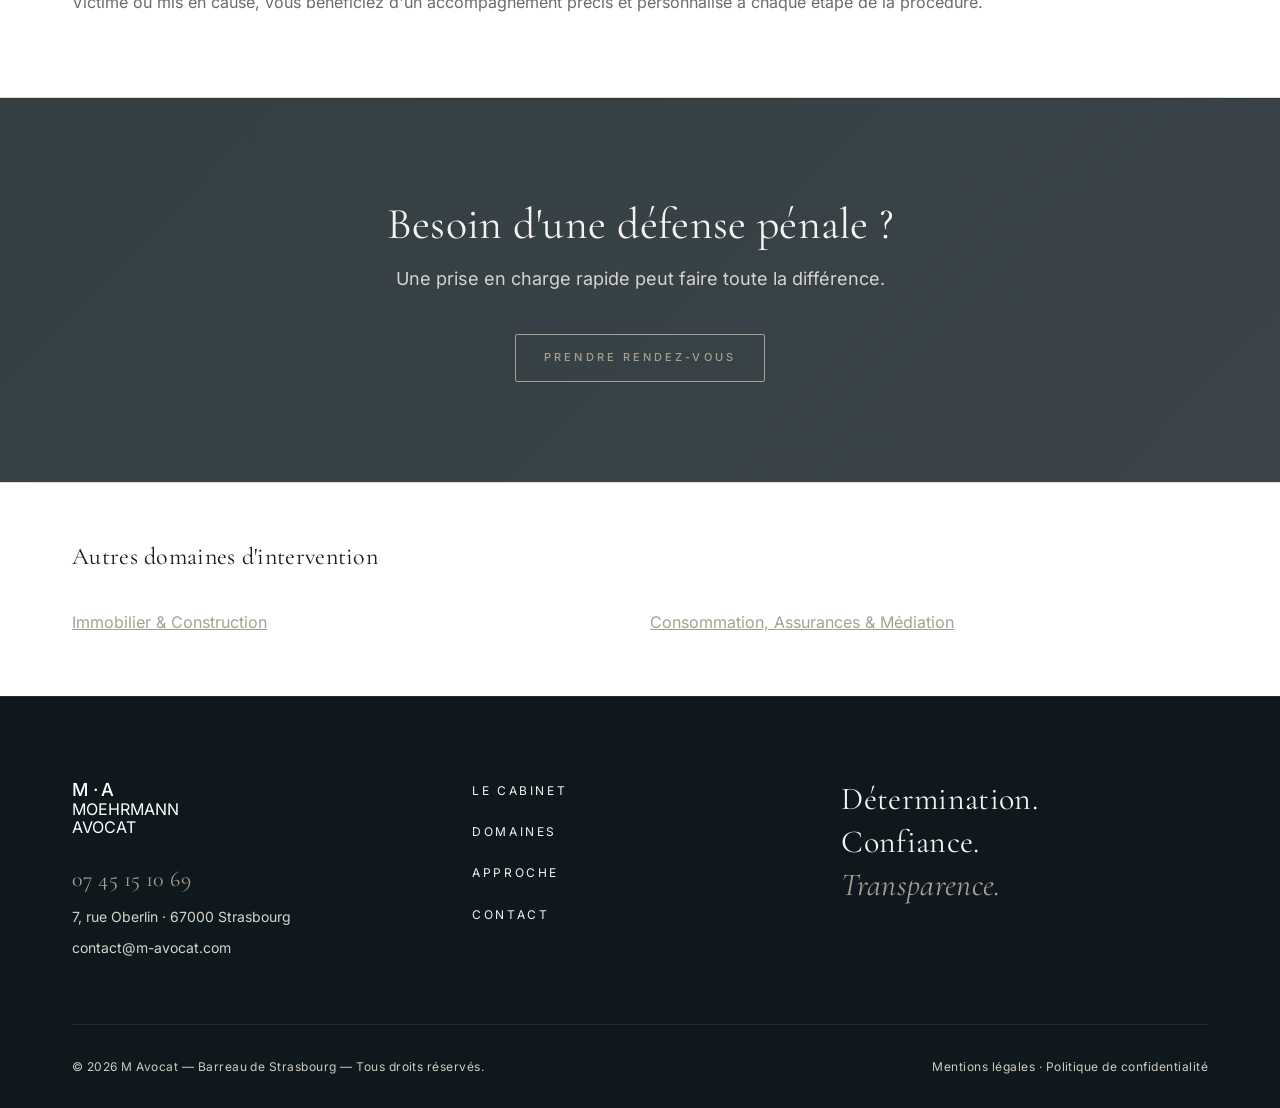
<file: droit-penal.html>
<!DOCTYPE html>
<html lang="fr">
<head>
  <meta charset="UTF-8" />
  <meta name="viewport" content="width=device-width, initial-scale=1.0" />
  <title>Avocat Droit Pénal à Strasbourg | M Avocat</title>
  <meta name="description" content="Cabinet M Avocat à Strasbourg : défense en droit pénal, comparution immédiate, juridictions répressives, mineurs, victimes et aménagement de peine." />
  <link rel="stylesheet" href="styles.css" />
</head>
<body>

  <header id="header">
    <div class="container">
      <div class="wrap flex">
        <a class="logo" href="index.html">
          <span class="logo-mark">M<span class="logo-dot">.</span>A</span>
          <span class="logo-meta">
            <span>MOEHRMANN</span>
            <span>Avocat</span>
          </span>
        </a>
        <nav class="main-nav">
          <ul class="main-menu">
            <li><a href="index.html#cabinet">Le Cabinet</a></li>
            <li><a href="competences.html">Les Compétences</a></li>
            <li><a href="index.html#approach">Approche</a></li>
            <li><a href="index.html#contact">Contact</a></li>
          </ul>
          <div class="lang-switch">
            <span class="active">FR</span>
          </div>
          <a class="btn nav-btn" href="index.html#contact">Prendre Rendez-vous</a>
          <div class="phone-top">07 45 15 10 69</div>
        </nav>
        <button class="mobile-toggle" aria-label="Menu">
          <span></span><span></span><span></span>
        </button>
      </div>
    </div>
  </header>

  <main id="main-content">
    <section class="page-hero page-hero-competences">
      <div class="hero-overlay"></div>
      <div class="container">
        <div class="wrap">
          <p class="eyebrow">Droit Pénal</p>
          <h1 class="serif">Avocate en droit pénal à Strasbourg</h1>
          <p class="page-hero-subtitle">
            Une défense engagée à tous les stades de la procédure pénale.
          </p>
        </div>
      </div>
    </section>

    <section class="page-intro">
      <div class="container">
        <div class="wrap">
          <p class="page-intro-text">
            Le cabinet M Avocat intervient en droit pénal et en droit pénal des affaires pour défendre aussi bien la victime d'une infraction que l'auteur de l'infraction, qu'il s'agisse d'une personne physique ou morale.
          </p>
        </div>
      </div>
    </section>

    <section class="page-services">
      <div class="container">
        <div class="wrap">
          <h2 class="serif">Domaines d'intervention</h2>
          <ul class="services-list">
            <li>Défense des majeurs devant les juridictions répressives</li>
            <li>Cour d'assises, tribunal correctionnel et tribunal de police</li>
            <li>Comparutions immédiates</li>
            <li>Défense des mineurs devant le juge des enfants et le tribunal pour enfants</li>
            <li>Accompagnement en matière d'aménagement de peine</li>
          </ul>
        </div>
      </div>
    </section>

    <section class="page-why">
      <div class="container">
        <div class="wrap">
          <h2 class="serif">Une intervention réactive et structurée</h2>
          <p>
            En matière pénale, le temps est souvent décisif. Le cabinet vous accompagne dès les premières étapes de la procédure pour analyser la situation, préparer votre défense et sécuriser vos droits.
          </p>
          <p>
            Chaque dossier est abordé avec sérieux, franchise et pragmatisme afin de vous orienter clairement sur les enjeux, les risques et les options possibles.
          </p>
        </div>
      </div>
    </section>

    <section class="page-deep">
      <div class="container">
        <div class="wrap">
          <h2 class="serif">Comprendre l'accompagnement pénal</h2>
          <p>
            Le cabinet intervient devant les juridictions répressives pour les dossiers correctionnels, criminels et contraventionnels, ainsi que pour les procédures concernant les mineurs.
          </p>
          <p>
            L'assistance de l'avocat permet de préparer utilement les auditions, l'audience et les demandes liées à l'exécution ou à l'aménagement de la peine.
          </p>
          <p>
            Victime ou mis en cause, vous bénéficiez d'un accompagnement précis et personnalisé à chaque étape de la procédure.
          </p>
        </div>
      </div>
    </section>

    <section class="page-cta">
      <div class="container">
        <div class="wrap">
          <h2 class="serif">Besoin d'une défense pénale ?</h2>
          <p class="page-cta-subtitle">Une prise en charge rapide peut faire toute la différence.</p>
          <a href="index.html#contact" class="btn">Prendre rendez-vous</a>
        </div>
      </div>
    </section>

    <section class="page-internal-links">
      <div class="container">
        <div class="wrap">
          <h3 class="serif">Autres domaines d'intervention</h3>
          <ul class="internal-links-list">
            <li><a href="droit-famille.html">Immobilier &amp; Construction</a></li>
            <li><a href="patrimoine-successions.html">Consommation, Assurances &amp; Médiation</a></li>
          </ul>
        </div>
      </div>
    </section>
  </main>

  <footer id="footer">
    <div class="container">
      <div class="footer-grid">
        <div class="foot-brand">
          <a class="logo logo-light" href="index.html">
            <span class="logo-mark">M<span class="logo-dot">·</span>A</span>
            <span class="logo-sub">MOEHRMANN</span>
            <span class="logo-tag">AVOCAT</span>
          </a>
          <p class="foot-phone">07 45 15 10 69</p>
          <p class="foot-addr">7, rue Oberlin · 67000 Strasbourg</p>
          <p class="foot-email"><a href="mailto:contact@m-avocat.com">contact@m-avocat.com</a></p>
        </div>
        <nav class="foot-nav">
          <a href="index.html#cabinet">Le Cabinet</a>
          <a href="competences.html">Domaines</a>
          <a href="index.html#approach">Approche</a>
          <a href="index.html#contact">Contact</a>
        </nav>
        <div class="foot-quote">
          <p class="foot-title serif">Détermination.<br/>Confiance.<br/><em>Transparence.</em></p>
        </div>
      </div>
      <div class="footer-bottom">
        <p>© <span id="year"></span> M Avocat — Barreau de Strasbourg — Tous droits réservés.</p>
        <p class="foot-legal"><a href="#">Mentions légales</a> · <a href="#">Politique de confidentialité</a></p>
      </div>
    </div>
  </footer>

  <script src="script.js" defer></script>
</body>
</html>
</file>
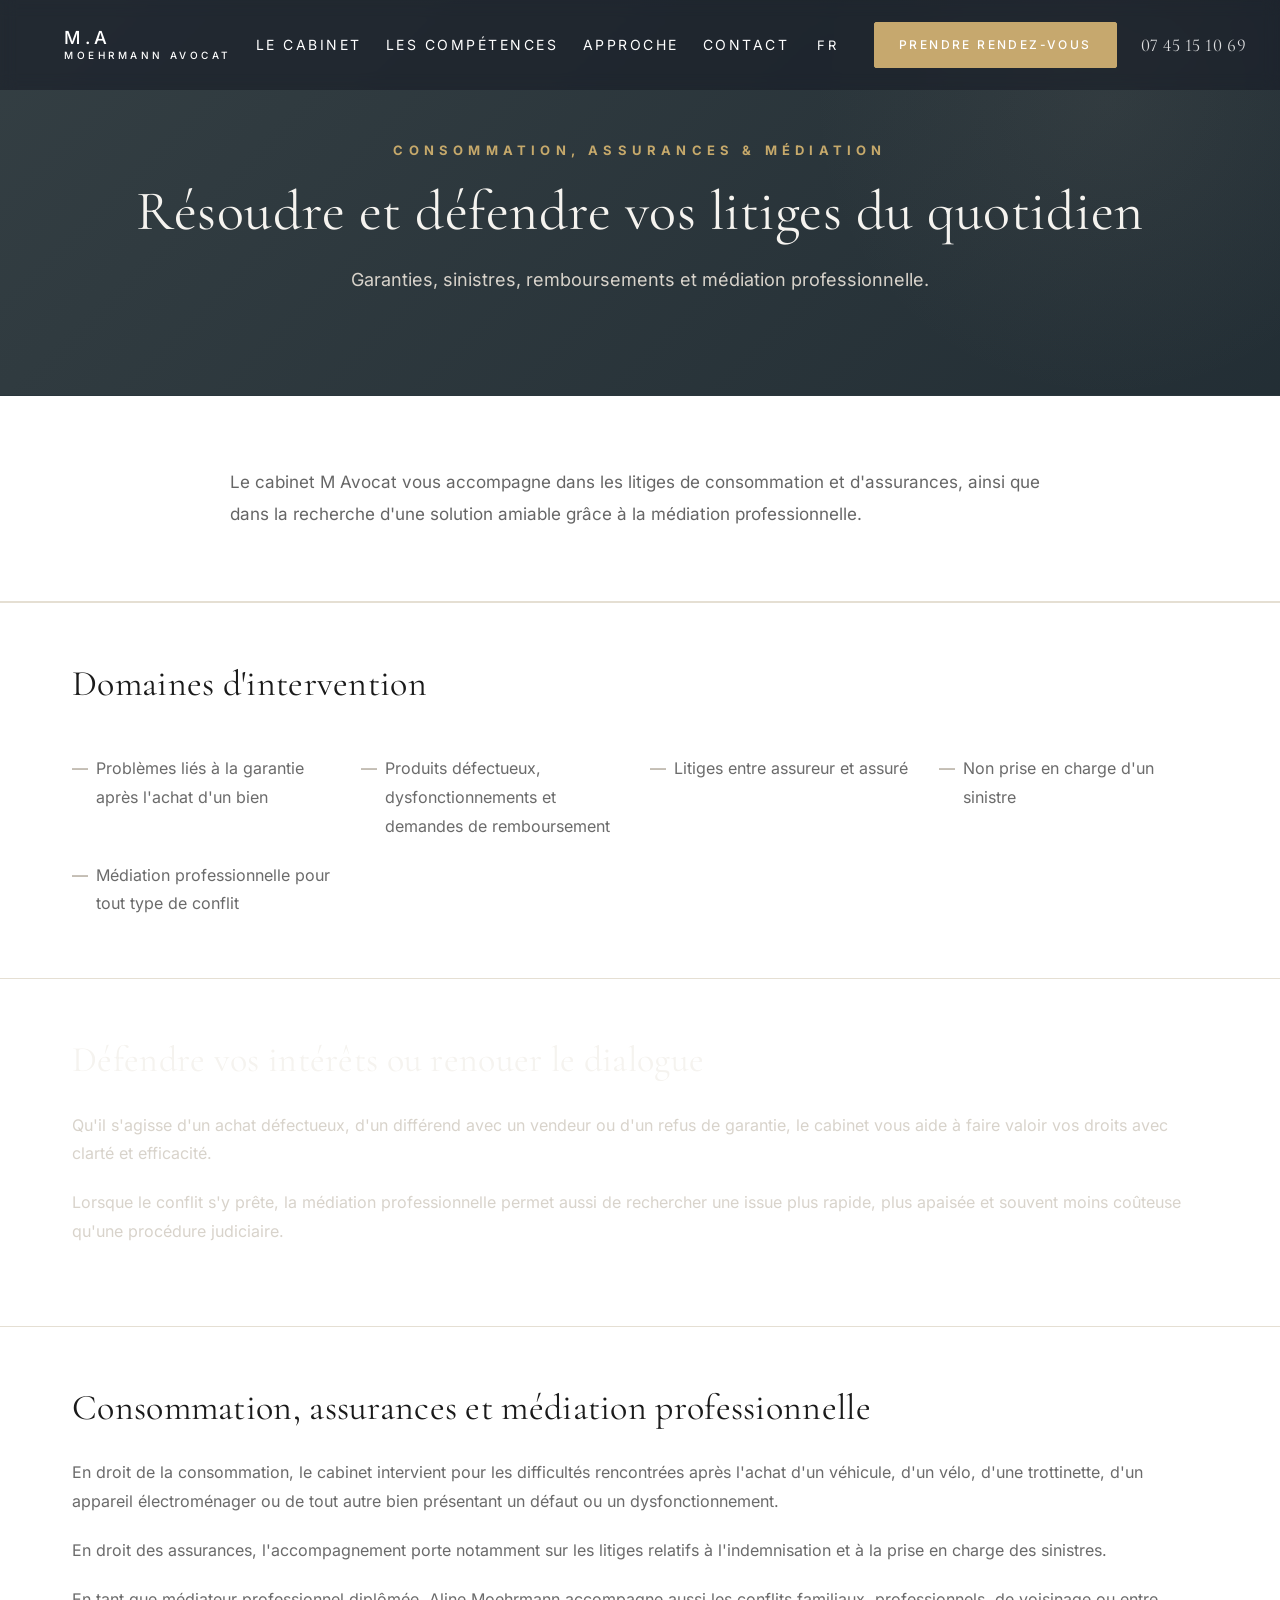
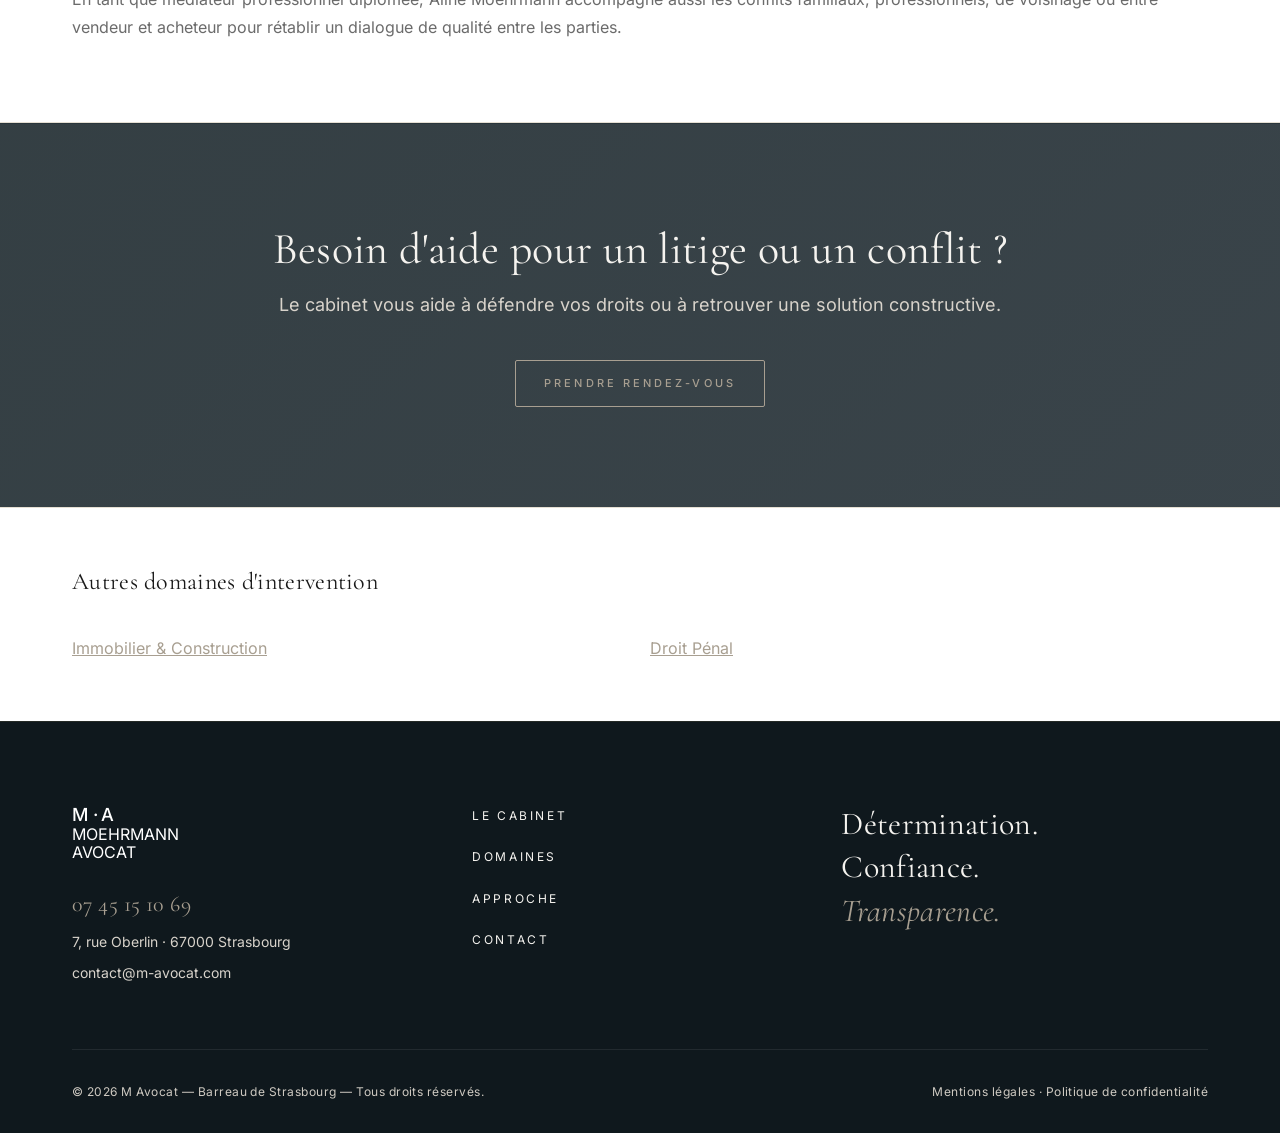
<file: patrimoine-successions.html>
<!DOCTYPE html>
<html lang="fr">
<head>
  <meta charset="UTF-8" />
  <meta name="viewport" content="width=device-width, initial-scale=1.0" />
  <title>Consommation, Assurances et Médiation | M Avocat Strasbourg</title>
  <meta name="description" content="Cabinet M Avocat à Strasbourg : litiges de consommation, assurances et médiation professionnelle pour résoudre vos conflits avec efficacité." />
  <link rel="stylesheet" href="styles.css" />
</head>
<body>

  <header id="header">
    <div class="container">
      <div class="wrap flex">
        <a class="logo" href="index.html">
          <span class="logo-mark">M<span class="logo-dot">.</span>A</span>
          <span class="logo-meta">
            <span>MOEHRMANN</span>
            <span>Avocat</span>
          </span>
        </a>
        <nav class="main-nav">
          <ul class="main-menu">
            <li><a href="index.html#cabinet">Le Cabinet</a></li>
            <li><a href="competences.html">Les Compétences</a></li>
            <li><a href="index.html#approach">Approche</a></li>
            <li><a href="index.html#contact">Contact</a></li>
          </ul>
          <div class="lang-switch">
            <span class="active">FR</span>
          </div>
          <a class="btn nav-btn" href="index.html#contact">Prendre Rendez-vous</a>
          <div class="phone-top">07 45 15 10 69</div>
        </nav>
        <button class="mobile-toggle" aria-label="Menu">
          <span></span><span></span><span></span>
        </button>
      </div>
    </div>
  </header>

  <main id="main-content">
    <section class="page-hero page-hero-competences">
      <div class="hero-overlay"></div>
      <div class="container">
        <div class="wrap">
          <p class="eyebrow">Consommation, Assurances &amp; Médiation</p>
          <h1 class="serif">Résoudre et défendre vos litiges du quotidien</h1>
          <p class="page-hero-subtitle">
            Garanties, sinistres, remboursements et médiation professionnelle.
          </p>
        </div>
      </div>
    </section>

    <section class="page-intro">
      <div class="container">
        <div class="wrap">
          <p class="page-intro-text">
            Le cabinet M Avocat vous accompagne dans les litiges de consommation et d'assurances, ainsi que dans la recherche d'une solution amiable grâce à la médiation professionnelle.
          </p>
        </div>
      </div>
    </section>

    <section class="page-services">
      <div class="container">
        <div class="wrap">
          <h2 class="serif">Domaines d'intervention</h2>
          <ul class="services-list">
            <li>Problèmes liés à la garantie après l'achat d'un bien</li>
            <li>Produits défectueux, dysfonctionnements et demandes de remboursement</li>
            <li>Litiges entre assureur et assuré</li>
            <li>Non prise en charge d'un sinistre</li>
            <li>Médiation professionnelle pour tout type de conflit</li>
          </ul>
        </div>
      </div>
    </section>

    <section class="page-why">
      <div class="container">
        <div class="wrap">
          <h2 class="serif">Défendre vos intérêts ou renouer le dialogue</h2>
          <p>
            Qu'il s'agisse d'un achat défectueux, d'un différend avec un vendeur ou d'un refus de garantie, le cabinet vous aide à faire valoir vos droits avec clarté et efficacité.
          </p>
          <p>
            Lorsque le conflit s'y prête, la médiation professionnelle permet aussi de rechercher une issue plus rapide, plus apaisée et souvent moins coûteuse qu'une procédure judiciaire.
          </p>
        </div>
      </div>
    </section>

    <section class="page-deep">
      <div class="container">
        <div class="wrap">
          <h2 class="serif">Consommation, assurances et médiation professionnelle</h2>
          <p>
            En droit de la consommation, le cabinet intervient pour les difficultés rencontrées après l'achat d'un véhicule, d'un vélo, d'une trottinette, d'un appareil électroménager ou de tout autre bien présentant un défaut ou un dysfonctionnement.
          </p>
          <p>
            En droit des assurances, l'accompagnement porte notamment sur les litiges relatifs à l'indemnisation et à la prise en charge des sinistres.
          </p>
          <p>
            En tant que médiateur professionnel diplômée, Aline Moehrmann accompagne aussi les conflits familiaux, professionnels, de voisinage ou entre vendeur et acheteur pour rétablir un dialogue de qualité entre les parties.
          </p>
        </div>
      </div>
    </section>

    <section class="page-cta">
      <div class="container">
        <div class="wrap">
          <h2 class="serif">Besoin d'aide pour un litige ou un conflit ?</h2>
          <p class="page-cta-subtitle">Le cabinet vous aide à défendre vos droits ou à retrouver une solution constructive.</p>
          <a href="index.html#contact" class="btn">Prendre rendez-vous</a>
        </div>
      </div>
    </section>

    <section class="page-internal-links">
      <div class="container">
        <div class="wrap">
          <h3 class="serif">Autres domaines d'intervention</h3>
          <ul class="internal-links-list">
            <li><a href="droit-famille.html">Immobilier &amp; Construction</a></li>
            <li><a href="droit-penal.html">Droit Pénal</a></li>
          </ul>
        </div>
      </div>
    </section>
  </main>

  <footer id="footer">
    <div class="container">
      <div class="footer-grid">
        <div class="foot-brand">
          <a class="logo logo-light" href="index.html">
            <span class="logo-mark">M<span class="logo-dot">·</span>A</span>
            <span class="logo-sub">MOEHRMANN</span>
            <span class="logo-tag">AVOCAT</span>
          </a>
          <p class="foot-phone">07 45 15 10 69</p>
          <p class="foot-addr">7, rue Oberlin · 67000 Strasbourg</p>
          <p class="foot-email"><a href="mailto:contact@m-avocat.com">contact@m-avocat.com</a></p>
        </div>
        <nav class="foot-nav">
          <a href="index.html#cabinet">Le Cabinet</a>
          <a href="competences.html">Domaines</a>
          <a href="index.html#approach">Approche</a>
          <a href="index.html#contact">Contact</a>
        </nav>
        <div class="foot-quote">
          <p class="foot-title serif">Détermination.<br/>Confiance.<br/><em>Transparence.</em></p>
        </div>
      </div>
      <div class="footer-bottom">
        <p>© <span id="year"></span> M Avocat — Barreau de Strasbourg — Tous droits réservés.</p>
        <p class="foot-legal"><a href="#">Mentions légales</a> · <a href="#">Politique de confidentialité</a></p>
      </div>
    </div>
  </footer>

  <script src="script.js" defer></script>
</body>
</html>
</file>
<file: styles.css>
/* ============================================================
   Cabinet MUCZINSKI — styles
   Design system: koshibalaw-design (dark, warm, accent #dbb77b)
   ============================================================ */

@font-face {
  font-family: "Baskerville";
  src: url("fonts/Baskerville-Regular.ttf") format("truetype");
  font-weight: 400;
  font-style: normal;
  font-display: swap;
}
@font-face {
  font-family: "Cormorant Garamond";
  src: url("fonts/CormorantGaramond-Regular.woff2") format("woff2");
  font-weight: 400;
  font-style: normal;
  font-display: swap;
}
@font-face {
  font-family: "Cormorant Garamond";
  src: url("fonts/CormorantGaramond-Italic.woff2") format("woff2");
  font-weight: 400;
  font-style: italic;
  font-display: swap;
}
@font-face {
  font-family: "Cormorant Garamond";
  src: url("fonts/CormorantGaramond-Medium.woff2") format("woff2");
  font-weight: 500;
  font-style: normal;
  font-display: swap;
}
@font-face {
  font-family: "Cormorant Garamond";
  src: url("fonts/CormorantGaramond-SemiBold.woff2") format("woff2");
  font-weight: 600;
  font-style: normal;
  font-display: swap;
}
@font-face {
  font-family: "Inter";
  src: url("fonts/Inter-Regular.woff2") format("woff2");
  font-weight: 400;
  font-display: swap;
}
@font-face {
  font-family: "Inter";
  src: url("fonts/Inter-Medium.woff2") format("woff2");
  font-weight: 500;
  font-display: swap;
}
@font-face {
  font-family: "Inter";
  src: url("fonts/Inter-Bold.woff2") format("woff2");
  font-weight: 700;
  font-display: swap;
}

:root {
  --background: #1E2A2F;
  --background-2: #17232A;
  --surface: #0F181D;
  --text-primary: #F5F3EF;
  --text-light: #D8D3CB;
  --text-muted: #CFCAC2;
  --text-dark: #1A1A1A;
  --text-dark-muted: #6B6B6B;
  --accent: #A89F91;
  --accent-strong: #A89F91;
  --accent-soft: rgba(168, 159, 145, 0.18);
  --border: #2A363C;
  --border-light: #E5DFD3;
  --light-bg: #ffffff;
  --radius: 2px;
}

* { box-sizing: border-box; margin: 0; padding: 0; }

html {
  scroll-behavior: smooth;
  background: #ffffff;
  overflow-x: clip;
}

body {
  font-family: "Inter", system-ui, sans-serif;
  font-size: 16px;
  line-height: 1.6;
  color: var(--text-primary);
  background: #ffffff;
  -webkit-font-smoothing: antialiased;
  overflow-x: clip;
  max-width: 100%;
}

img, svg { max-width: 100%; display: block; }
a { color: inherit; text-decoration: none; transition: color 0.5s ease-in-out; }
ul { list-style: none; }
em { font-style: italic; color: var(--accent); }

/* ------------------------------------------------------------
   Layout primitives
------------------------------------------------------------ */

.container {
  max-width: 1200px;
  margin: 0 auto;
  padding: 0 32px;
}

.wrap { width: 100%; }
.flex { display: flex; }
.between { justify-content: space-between; align-items: flex-start; }
.center { text-align: center; }

/* ------------------------------------------------------------
   Typography
------------------------------------------------------------ */

.serif {
  font-family: "Cormorant Garamond", Georgia, serif;
  font-weight: 400;
  letter-spacing: 0.01em;
}

h1, h2, h3, h4 {
  font-family: "Cormorant Garamond", Georgia, serif;
  font-weight: 400;
  line-height: 1.15;
  letter-spacing: 0.01em;
}

h1 {
  font-size: clamp(44px, 6vw, 88px);
  line-height: 1.05;
}

.h2 {
  font-size: clamp(32px, 4.5vw, 60px);
  line-height: 1.1;
}

h3 {
  font-size: clamp(22px, 2.2vw, 28px);
  font-weight: 500;
  font-family: "Cormorant Garamond", Georgia, serif;
}

.eyebrow {
  font-family: "Inter", system-ui, sans-serif;
  font-size: 12px;
  font-weight: 500;
  letter-spacing: 0.28em;
  text-transform: uppercase;
  color: var(--text-muted);
  margin-bottom: 16px;
}
.eyebrow.gold { color: var(--accent); }

.sub {
  font-family: "Inter", system-ui, sans-serif;
  font-size: 12px;
  font-weight: 500;
  letter-spacing: 0.28em;
  text-transform: uppercase;
  color: var(--accent-strong);
  margin-bottom: 24px;
}

.light { color: var(--text-light); }

/* ------------------------------------------------------------
   Buttons
------------------------------------------------------------ */

.btn {
  display: inline-flex;
  align-items: center;
  justify-content: center;
  padding: 14px 28px;
  font-family: "Inter", system-ui, sans-serif;
  font-size: 11px;
  font-weight: 500;
  letter-spacing: 0.28em;
  text-transform: uppercase;
  color: var(--accent);
  background: transparent;
  border: 1px solid var(--accent);
  border-radius: var(--radius);
  cursor: pointer;
  transition: 0.5s ease-in-out;
  white-space: nowrap;
}
.btn:hover {
  background: var(--accent);
  color: var(--text-dark);
  border-color: var(--accent-strong);
}
.btn:focus-visible { outline: 2px solid var(--accent-strong); outline-offset: 2px; }

.btn-ghost {
  color: var(--text-primary);
  border-color: var(--text-primary);
}
.btn-ghost:hover {
  background: var(--text-primary);
  color: var(--background);
}
.btn-ghost.btn-light {
  color: var(--accent);
  border-color: var(--accent);
}
.btn-ghost.btn-light:hover {
  background: var(--accent);
  color: var(--background);
}

/* ------------------------------------------------------------
   Header / Nav
------------------------------------------------------------ */

#header {
  position: fixed;
  top: 0;
  left: 0;
  right: 0;
  z-index: 1050;
  transition: background 0.4s ease, box-shadow 0.4s ease, opacity 0.4s ease, transform 0.4s ease;
  background: rgba(20, 25, 35, 0.55);
  border-bottom: none;
}
#header::before {
  content: "";
  position: absolute;
  inset: 0;
  backdrop-filter: blur(8px);
  -webkit-backdrop-filter: blur(8px);
  z-index: -1;
  pointer-events: none;
}
#header.hidden {
  opacity: 0;
  transform: translateY(-20px);
  pointer-events: none;
}
#header .container { max-width: 1200px; padding: 0 24px; }
#header.scrolled {
  background: rgba(20, 20, 20, 0.85);
  box-shadow: 0 2px 24px rgba(0, 0, 0, 0.3);
}

#header .wrap.flex {
  align-items: center;
  justify-content: space-between;
  gap: 24px;
  height: 90px;
  flex-wrap: nowrap;
}

.logo {
  display: inline-flex;
  flex-direction: column;
  align-items: flex-start;
  gap: 2px;
  line-height: 1;
  color: #ffffff;
  padding: 4px 0;
}
.logo-mark {
  font-family: "Inter", system-ui, sans-serif;
  font-size: 18px;
  font-weight: 500;
  color: #ffffff;
  letter-spacing: 0.25em;
}
.logo-dot { color: #ffffff; }
.logo-meta {
  display: inline-flex;
  flex-direction: row;
  gap: 6px;
  font-family: "Inter", system-ui, sans-serif;
  font-size: 10px;
  font-weight: 500;
  letter-spacing: 0.35em;
  text-transform: uppercase;
  color: #ffffff;
  line-height: 1.2;
}

.main-nav {
  display: flex;
  align-items: center;
  gap: 24px;
  flex-shrink: 0;
  white-space: nowrap;
}
.main-menu {
  display: flex;
  gap: 24px;
  align-items: center;
}
.main-menu a {
  font-family: "Inter", system-ui, sans-serif;
  font-size: 14px;
  font-weight: 400;
  letter-spacing: 0.18em;
  text-transform: uppercase;
  color: #ffffff;
  padding: 8px 0;
  transition: opacity 0.3s ease, color 0.3s ease;
}
.main-menu a:hover { color: #ffffff; opacity: 1; }

.lang-switch {
  display: flex;
  gap: 8px;
  font-family: "Inter", system-ui, sans-serif;
  font-size: 13px;
  letter-spacing: 0.18em;
  color: #ffffff;
}
.lang-switch span { cursor: pointer; padding: 4px; transition: opacity 0.3s ease; }
.lang-switch span:hover { opacity: 1; }
.lang-switch .active { color: #ffffff; }
.lang-switch span:not(.active) { opacity: 0.5; }

.nav-btn {
  margin-left: 8px;
  padding: 12px 24px;
  font-size: 12px;
  letter-spacing: 0.2em;
  color: #ffffff;
  border: 1px solid #C6A86E;
  background: #C6A86E;
  position: relative;
  overflow: hidden;
  transition: all 0.3s ease;
}
.nav-btn::before { display: none; }
.nav-btn:hover {
  background: #b8935a;
  border-color: #b8935a;
  color: #ffffff;
}

.phone-top {
  font-family: "Cormorant Garamond", Georgia, serif;
  font-size: 18px;
  letter-spacing: 0.03em;
  color: rgba(255, 255, 255, 0.85);
  margin-left: 0;
  white-space: nowrap;
  flex-shrink: 0;
  font-variant-numeric: lining-nums;
  font-feature-settings: "lnum" 1;
}

.mobile-toggle {
  display: none;
  flex-direction: column;
  gap: 4px;
  padding: 8px;
  background: transparent;
  border: none;
  cursor: pointer;
}
.mobile-toggle span {
  display: block;
  width: 24px;
  height: 2px;
  background: #ffffff;
  transition: 0.3s;
}

/* ------------------------------------------------------------
   Animations
------------------------------------------------------------ */

@keyframes heroReveal {
  from {
    opacity: 0;
    transform: translateY(10px);
  }
  to {
    opacity: 1;
    transform: translateY(0);
  }
}

@keyframes surnameGlow {
  from {
    opacity: 0;
    filter: drop-shadow(0 0 0px rgba(229, 211, 161, 0));
  }
  to {
    opacity: 1;
    filter: drop-shadow(0 0 8px rgba(229, 211, 161, 0.3));
  }
}

@keyframes subtitleReveal {
  from {
    opacity: 0;
  }
  to {
    opacity: 1;
  }
}

@keyframes slideUp {
  from {
    opacity: 0;
    transform: translateY(20px);
  }
  to {
    opacity: 1;
    transform: translateY(0);
  }
}

@keyframes slowFadeIn {
  from {
    opacity: 0;
  }
  to {
    opacity: 0.08;
  }
}

@keyframes scaleIn {
  from {
    opacity: 0;
    transform: scale(0.98);
  }
  to {
    opacity: 1;
    transform: scale(1);
  }
}

@keyframes photoScale {
  from {
    opacity: 0;
    transform: scale(0.98);
  }
  to {
    opacity: 1;
    transform: scale(1);
  }
}

@keyframes fadeInSubtle {
  from {
    opacity: 0;
  }
  to {
    opacity: 1;
  }
}

@keyframes titleSlideUp {
  from {
    opacity: 0;
    transform: translateY(15px);
  }
  to {
    opacity: 1;
    transform: translateY(0);
  }
}

@keyframes trustContentFadeUp {
  from {
    opacity: 0;
    transform: translateY(12px);
  }
  to {
    opacity: 1;
    transform: translateY(0);
  }
}

@keyframes trustSeparator {
  from {
    opacity: 0;
    width: 0;
  }
  to {
    opacity: 1;
    width: 44px;
  }
}

@keyframes trustBulletStagger {
  from {
    opacity: 0;
    transform: translateX(-8px);
  }
  to {
    opacity: 1;
    transform: translateX(0);
  }
}

@keyframes placeholderAppear {
  from {
    opacity: 0;
    transform: scale(0.98);
  }
  to {
    opacity: 1;
    transform: scale(1);
  }
}

/* ------------------------------------------------------------
   Hero banner
------------------------------------------------------------ */

#home-banner {
  position: relative;
  height: 100vh;
  min-height: 640px;
  width: 100%;
  display: flex;
  align-items: center;
  overflow: hidden;
  color: var(--text-primary);
}
.banner-bg {
  position: absolute;
  inset: 0;
  background:
    url("strasbourg-sunset.jpg") center/cover no-repeat;
  filter: saturate(0.92) contrast(0.97) brightness(0.95);
  z-index: 0;
}
.banner-bg::after {
  content: "";
  position: absolute;
  inset: 0;
  background-image:
    linear-gradient(rgba(255,255,255,0.5) 1px, transparent 1px),
    linear-gradient(90deg, rgba(255,255,255,0.5) 1px, transparent 1px);
  background-size: 60px 60px;
  opacity: 0.04;
  pointer-events: none;
}
.banner-overlay {
  position: absolute;
  inset: 0;
  background:
    linear-gradient(
      90deg,
      rgba(10, 15, 25, 0.65) 0%,
      rgba(10, 15, 25, 0.35) 40%,
      rgba(180, 140, 80, 0.08) 60%,
      rgba(0, 0, 0, 0) 75%
    );
  z-index: 1;
}
#home-banner .container {
  position: relative;
  z-index: 2;
  width: 100%;
  max-width: none;
  padding: 0 32px;
  height: 100%;
  display: flex;
  align-items: center;
}
@media (min-width: 992px) {
  #home-banner .container { padding: 0 80px; }
}
@media (min-width: 1280px) {
  #home-banner .container { padding: 0 128px; }
}

.banner-inner {
  max-width: 576px;
  margin-top: 0;
  text-shadow: 0 10px 30px rgba(0, 0, 0, 0.5);
}
@media (min-width: 1280px) {
  .banner-inner {
    max-width: 720px;
    margin-left: 80px;
  }
}

#home-banner .eyebrow {
  font-size: 12px;
  letter-spacing: 0.3em;
  color: rgba(255, 255, 255, 0.6);
  margin-bottom: 24px;
  text-transform: uppercase;
}

.banner-inner h1 {
  font-family: "Cormorant Garamond", Georgia, serif;
  color: rgba(255, 255, 255, 0.8);
  font-weight: 400;
  font-size: clamp(52px, 6vw, 72px);
  line-height: 1.1;
  margin: 0 0 28px;
}
.banner-inner h1 em {
  background: linear-gradient(180deg, #E5D3A1, #BFA76A);
  -webkit-background-clip: text;
  -webkit-text-fill-color: transparent;
  background-clip: text;
  font-style: italic;
  font-weight: 300;
  display: inline-block;
}

.hero-name {
  display: inline-block;
  animation: heroReveal 0.6s ease-out 0.2s both;
}

.hero-surname {
  animation: surnameGlow 0.7s ease-out 0.5s both;
}

.banner-sub-text {
  display: inline;
  animation: subtitleReveal 0.5s ease-out 0.9s both;
}

.banner-sub {
  font-size: 17px;
  line-height: 1.6;
  color: rgba(255, 255, 255, 0.85);
  font-family: "Inter", system-ui, sans-serif;
  font-weight: 400;
  margin: 0 0 40px;
}
.banner-ctas {
  display: flex;
  gap: 20px;
  flex-wrap: wrap;
  margin-top: 0;
}

.banner-ctas .btn {
  padding: 16px 36px;
  font-size: 12px;
  letter-spacing: 0.2em;
  font-weight: 700;
  color: #ffffff;
  border: none;
  background: linear-gradient(135deg, #C6A86E, #D9C28A);
  box-shadow: 0 8px 20px rgba(0, 0, 0, 0.18);
  text-transform: uppercase;
  position: relative;
  overflow: hidden;
  transition: all 0.3s ease;
}
.banner-ctas .btn::before {
  content: "";
  position: absolute;
  top: 0;
  left: -100%;
  width: 100%;
  height: 100%;
  background: rgba(255, 255, 255, 0.15);
  transition: left 0.4s ease;
}
.banner-ctas .btn:hover::before {
  left: 0;
}
.banner-ctas .btn:hover {
  background: linear-gradient(135deg, #B89660 0%, #C8B070 100%);
  box-shadow: 0 4px 12px rgba(0, 0, 0, 0.25);
  color: #ffffff;
}

.scroll-indicator {
  position: absolute;
  bottom: 40px;
  left: 50%;
  transform: translateX(-50%);
  display: flex;
  flex-direction: column;
  align-items: center;
  gap: 12px;
  z-index: 3;
  color: var(--text-muted);
  opacity: 0.7;
}
.scroll-line {
  width: 1px;
  height: 32px;
  background: var(--text-muted);
  animation: scrollPulse 2s ease-in-out infinite;
  transform-origin: top;
}
.scroll-label {
  font-family: "Inter", system-ui, sans-serif;
  font-size: 10px;
  letter-spacing: 0.3em;
  text-transform: uppercase;
}
@keyframes scrollPulse {
  0%, 100% { transform: scaleY(1); opacity: 1; }
  50% { transform: scaleY(0.4); opacity: 0.4; }
}

/* ------------------------------------------------------------
   Light section (about / cabinet)
------------------------------------------------------------ */

.section-light {
  background: var(--light-bg);
  color: var(--text-dark);
  padding: 140px 0;
  position: relative;
  overflow: hidden;
}
.section-light .sub { color: var(--accent-strong); }
.section-light h1, .section-light h2, .section-light h3 { color: var(--text-dark); }
.section-light p { color: #6B6B6B; }
.section-light em { color: var(--accent-strong); }
.section-light .btn { color: var(--accent-strong); border-color: var(--accent-strong); }
.section-light .btn:hover { background: var(--accent-strong); color: var(--text-primary); }
.section-light .btn-ghost { color: var(--text-dark); border-color: var(--text-dark); }
.section-light .btn-ghost:hover { background: var(--text-dark); color: var(--text-primary); }

#cabinet { overflow: hidden; }
#cabinet .container { position: relative; z-index: 2; }
#cabinet .sub { text-align: left; margin-bottom: 20px; }
.cabinet-watermark {
  position: absolute;
  top: 24px;
  left: 0;
  right: 0;
  text-align: center;
  font-family: "Cormorant Garamond", Georgia, serif;
  font-weight: 400;
  font-size: clamp(80px, 15vw, 220px);
  line-height: 1;
  letter-spacing: 0.02em;
  color: rgba(0, 31, 45, 0.03);
  white-space: nowrap;
  pointer-events: none;
  user-select: none;
  z-index: 1;
}
.cabinet-grid { gap: 120px; align-items: flex-start; }
.cabinet-grid .left { flex: 1.4; margin-left: -140px; }
.cabinet-grid .right { flex: 1; padding-left: 0; margin-right: -2.5cm; }
.cabinet-grid .h2 { margin-bottom: 0; }
.cabinet-headline {
  text-transform: uppercase;
  font-size: 58px;
  line-height: 1.1;
  letter-spacing: -0.02em;
  font-family: "Baskerville", Georgia, serif;
  font-weight: 400;
  color: #111111;
  margin-bottom: 0.2em;
}
.cabinet-divider {
  margin-top: 72px;
  height: 1px;
  width: 85%;
  background: #C6A46C;
  opacity: 1;
}
.cabinet-grid .text p {
  margin-bottom: 24px;
  font-size: 16px;
  font-family: "Inter", system-ui, sans-serif;
  font-weight: 400;
  color: #1a1a1a;
  line-height: 1.8;
}
.cabinet-grid .text { padding-top: 12px; }
.cabinet-grid .text .btn {
  margin-top: 32px;
  padding: 16px 48px;
  font-size: 15px;
  font-weight: 700;
  letter-spacing: 0.22em;
  color: #7A5C2E;
  border: 1px solid #C6A46C;
  background: transparent;
  text-transform: uppercase;
  transition: background 0.3s ease, color 0.3s ease;
}
.cabinet-grid .text .btn:hover {
  background: #C6A46C;
  color: #ffffff;
  border-color: #C6A46C;
}
#cabinet .sub { color: #7A5C2E; font-weight: 700; font-size: 15px; }

/* Cabinet animations */
.cabinet-fade {
  animation: slowFadeIn 2s ease-out 0.3s both;
}

.cabinet-slide-up {
  animation: slideUp 0.7s ease-out 0.4s both;
}

.cabinet-text-item {
  animation: slideUp 0.6s ease-out both;
}
.cabinet-text-item:nth-child(1) {
  animation-delay: 0.7s;
}
.cabinet-text-item:nth-child(2) {
  animation-delay: 0.9s;
}

.cabinet-btn-scale {
  animation: scaleIn 0.5s ease-out 1.1s both;
}
.cabinet-btn-scale:hover {
  filter: drop-shadow(0 0 8px rgba(198, 164, 108, 0.4));
}

/* ------------------------------------------------------------
   Practice section (dark with image cards)
------------------------------------------------------------ */

.section-dark {
  background: #ffffff;
  color: var(--text-dark);
  padding: 140px 0;
  position: relative;
  overflow: hidden;
}
.section-dark > .container { position: relative; z-index: 1; }

.practice-title {
  font-size: clamp(36px, 5vw, 64px);
  margin-bottom: 56px;
  letter-spacing: 0.02em;
  color: #111111;
  font-weight: 700;
}

#practice .eyebrow {
  font-weight: 700;
  color: #7A5C2E;
  font-size: 15px;
}

.practice-grid {
  display: grid;
  grid-template-columns: repeat(3, 1fr);
  gap: 2px;
  margin: 0 1cm 48px;
  background: linear-gradient(to bottom, transparent, rgba(200,169,106,0.6), transparent);
  border: 2px solid rgba(200,169,106,0.6);
}

.item {
  background: transparent;
  border: none;
  padding: 0;
  border-radius: 0;
}

.practice-item {
  position: relative;
  width: 100%;
  min-height: 640px;
  overflow: hidden;
  background-size: cover;
  background-position: center;
  border-radius: 0;
  cursor: pointer;
  isolation: isolate;
  transition: background-size 0.6s ease;
}
.practice-item::before {
  content: "";
  position: absolute;
  inset: -6%;
  background-image: inherit;
  background-size: cover;
  background-position: center;
  z-index: 0;
  transition: transform 0.6s ease;
}
.practice-item:hover::before {
  transform: scale(1.06);
}

.practice-penal {
  background-image: url("ip-bg.png");
}
.practice-famille {
  background-image: url("lady-justice-law-office.png");
}
.practice-famille::after {
  content: "";
  position: absolute;
  inset: 0;
  background: linear-gradient(to right, transparent 80%, rgba(0,0,0,0.4) 100%);
  z-index: 1;
  pointer-events: none;
}
.practice-patrimoine {
  background-image: url("commercial-bg.png");
}
.practice-patrimoine::after {
  content: "";
  position: absolute;
  inset: 0;
  background: linear-gradient(to left, rgba(0,0,0,0.4) 0%, transparent 20%);
  z-index: 1;
  pointer-events: none;
}

.practice-overlay {
  position: absolute;
  inset: 0;
  background: linear-gradient(
    to top,
    rgba(0,0,0,0.6) 0%,
    rgba(0,0,0,0.35) 40%,
    rgba(10,10,10,0.05) 100%
  );
  z-index: 1;
  transition: opacity 0.5s ease;
}
.practice-item:hover .practice-overlay {
  opacity: 0.7;
}
.practice-famille {
  filter: brightness(0.85);
}

.back, .front {
  position: absolute;
  inset: 0;
  z-index: 2;
  display: flex;
  align-items: center;
  justify-content: center;
  padding: 32px;
  transition: 0.5s ease-in-out;
}
.back { opacity: 1; align-items: flex-end; justify-content: center; padding-bottom: 80px; }
.back h3 {
  font-family: "Baskerville", Georgia, serif;
  font-size: 30px;
  font-weight: 400;
  color: #DBB77B;
  letter-spacing: 0.18em;
  text-transform: uppercase;
  text-align: center;
  text-shadow: 0 1px 8px rgba(0,0,0,0.5);
}
.front {
  opacity: 0;
  background: linear-gradient(180deg, rgba(10,10,10,0.75) 0%, rgba(30,20,10,0.95) 100%);
  align-items: center;
  justify-content: center;
}
.front .txt {
  color: var(--text-primary);
  text-align: center;
  padding: 24px;
}
.front svg {
  width: 72px;
  height: 72px;
  margin: 0 auto 20px;
  color: var(--accent);
}
.front h3 {
  font-size: 24px;
  margin-bottom: 12px;
  letter-spacing: 2px;
  color: var(--accent);
}
.front p {
  font-size: 15px;
  color: var(--text-light);
  line-height: 1.5;
}

.practice-item:hover .front { opacity: 1; }
.practice-item:hover .back { opacity: 0; }
.practice-item:hover .practice-overlay { opacity: 0.2; }

.practice-foot {
  text-align: center;
  padding: 48px 0;
}
.practice-foot .btn {
  color: #7A5C2E;
  border: 1px solid #C6A46C;
  background: transparent;
  padding: 14px 32px;
  font-size: 13px;
  font-weight: 700;
  letter-spacing: 0.14em;
  white-space: nowrap;
  max-width: 100%;
}
.practice-foot .btn:hover {
  background: #C6A46C;
  color: #ffffff;
  border-color: #C6A46C;
}

/* ------------------------------------------------------------
   Competences columns
------------------------------------------------------------ */

.section-serve .eyebrow { color: #C6A46C; }
.section-serve .light { color: #111111; }
.section-contact .light { color: #111111; }
.section-dark .light { color: #111111; }

#competences .center { text-align: center; }
#competences .sub { margin-bottom: 16px; }
#competences .h2 { margin-bottom: 64px; }

.competence-columns {
  display: grid;
  grid-template-columns: repeat(3, 1fr);
  gap: 48px;
}

.comp-col {
  background: #ffffff;
  border: 1px solid var(--border-light);
  padding: 40px 36px;
  border-radius: var(--radius);
  transition: 0.5s ease-in-out;
}
.comp-col:hover {
  border-color: var(--accent);
  transform: translateY(-4px);
  box-shadow: 0 12px 40px rgba(0,31,45,0.08);
}

.comp-number {
  font-family: "Cormorant Garamond", Georgia, serif;
  font-size: 64px;
  color: var(--accent);
  line-height: 1;
  margin-bottom: 16px;
  opacity: 0.5;
}

.comp-col h3 {
  font-size: 28px;
  margin-bottom: 24px;
  color: var(--text-dark);
  padding-bottom: 16px;
  border-bottom: 1px solid var(--accent);
  display: inline-block;
}

.comp-col ul { margin: 0; }
.comp-col li {
  font-family: "Inter", system-ui, sans-serif;
  font-size: 15px;
  line-height: 1.55;
  padding: 10px 0 10px 20px;
  position: relative;
  color: #6B6B6B;
  border-bottom: 1px solid rgba(198,169,107,0.15);
}
.comp-col li:last-child { border-bottom: none; }
.comp-col li::before {
  content: "";
  position: absolute;
  left: 0;
  top: 20px;
  width: 10px;
  height: 1px;
  background: var(--accent);
}

/* ------------------------------------------------------------
   Approach / Serve section
------------------------------------------------------------ */

.section-serve {
  position: relative;
  padding: 160px 0;
  color: var(--text-dark);
  overflow: hidden;
  background: #ffffff;
}
.serve-bg { display: none; }
.section-serve .container { position: relative; z-index: 1; }
.center-wrap { text-align: center; max-width: 780px; margin: 0 auto; }
.section-serve h2 {
  font-size: clamp(40px, 6vw, 80px);
  margin: 20px 0 32px;
  color: #111111;
}
.serve-text {
  font-size: 20px;
  line-height: 1.7;
  color: #1a1a1a;
  margin-bottom: 40px;
}
.serve-text em { color: #C6A46C; font-style: italic; }

/* ------------------------------------------------------------
   Testimonials
------------------------------------------------------------ */

#testimonials-home {
  position: relative;
  overflow: hidden;
}
#testimonials-home .container {
  max-width: 1400px;
}
#testimonials-home .wrap {
  max-width: 100%;
}

.testi-bg-quote {
  position: absolute;
  top: -60px;
  left: -20px;
  font-family: "Cormorant Garamond", Georgia, serif;
  font-size: 400px;
  color: #e8e8e8;
  line-height: 1;
  pointer-events: none;
  user-select: none;
  z-index: 0;
}

.testi-eyebrow {
  font-family: "Inter", system-ui, sans-serif;
  font-size: 15px;
  font-weight: 700;
  letter-spacing: 2px;
  color: #C6A46C !important;
  text-transform: uppercase;
  text-align: center;
  margin-bottom: 16px;
}

.testi-title {
  font-family: "Cormorant Garamond", Georgia, serif;
  font-size: 48px;
  font-weight: 600;
  -webkit-text-stroke: 0.4px #1a1a1a;
  color: #1a1a1a;
  text-align: center;
  margin-bottom: 64px;
  line-height: 1.15;
}

.testi-grid {
  display: grid;
  grid-template-columns: repeat(3, 1fr);
  gap: 24px;
  position: relative;
  z-index: 1;
  align-items: stretch;
}

.testi-item {
  background: #ffffff;
  border: 1px solid #ddd;
  padding: 48px 40px 36px;
  display: flex;
  flex-direction: column;
  min-height: 440px;
  transition: transform 0.3s ease, box-shadow 0.3s ease;
}
.testi-item:hover {
  transform: translateY(-6px);
  box-shadow: 0 16px 48px rgba(0,0,0,0.1);
}
.testi-item.featured {
  background: #faf9f7;
  border-color: #C6A46C;
}

.testi-heading {
  font-family: "Inter", system-ui, sans-serif;
  font-size: 15px;
  font-weight: 800;
  color: #1a1a1a !important;
  margin-bottom: 16px;
  line-height: 1.4;
  padding-left: 28px;
  position: relative;
}
.testi-heading::before {
  content: "\201C";
  position: absolute;
  left: 0;
  top: -6px;
  font-family: "Cormorant Garamond", Georgia, serif;
  font-size: 40px;
  color: #C6A46C;
  line-height: 1;
}

.testi-body {
  font-family: "Inter", system-ui, sans-serif;
  font-size: 15px;
  line-height: 1.8;
  color: #1a1a1a !important;
  flex: 1;
  margin-bottom: 24px;
}

.testi-footer {
  display: flex;
  align-items: center;
  justify-content: space-between;
  border-top: 1px solid #eee;
  padding-top: 16px;
}

.testi-client-name {
  font-family: "Inter", system-ui, sans-serif;
  font-size: 13px;
  font-weight: 700;
  color: #1a1a1a;
}
.testi-client-city {
  font-family: "Inter", system-ui, sans-serif;
  font-size: 13px;
  font-weight: 400;
  color: #999;
}

.testi-item .stars svg { width: 108px; height: 18px; }

.testi-foot {
  text-align: center;
  padding-top: 48px;
}

.testi-stat {
  font-family: "Inter", system-ui, sans-serif;
  font-size: 13px;
  font-weight: 600;
  color: #7A5C2E;
  letter-spacing: 1px;
  text-transform: uppercase;
  margin-bottom: 20px;
}

.practice-foot-btn {
  display: inline-block;
  color: #7A5C2E;
  border: 1px solid #C6A46C;
  background: transparent;
  padding: 16px 48px;
  font-family: "Inter", system-ui, sans-serif;
  font-size: 13px;
  font-weight: 700;
  letter-spacing: 0.22em;
  text-decoration: none;
  transition: background 0.3s ease, color 0.3s ease;
}
.practice-foot-btn:hover {
  background: #C6A46C;
  color: #ffffff;
}

/* ------------------------------------------------------------
   Languages section
------------------------------------------------------------ */

.lang-section { padding: 120px 0; }
.lang-flex { align-items: center; gap: 64px; flex-wrap: wrap; }
.lang-left { flex: 1 1 420px; }
.lang-left .eyebrow { margin-bottom: 12px; }
.lang-left h2 em { font-style: italic; }
.lang-right { flex: 1 1 380px; display: flex; flex-direction: column; gap: 16px; }

.lang-card {
  display: flex;
  align-items: center;
  gap: 24px;
  padding: 24px 28px;
  border: 1px solid rgba(198,164,108,0.35);
  background: rgba(198,164,108,0.04);
  border-radius: var(--radius);
  transition: 0.5s ease-in-out;
}
.lang-card:hover {
  border-color: #C6A46C;
  background: rgba(198,164,108,0.09);
}
.lang-code {
  display: inline-flex;
  align-items: center;
  justify-content: center;
  width: 56px;
  height: 56px;
  border: 1px solid var(--accent);
  border-radius: 100%;
  font-family: "Inter", system-ui, sans-serif;
  font-size: 14px;
  font-weight: 500;
  letter-spacing: 0.08em;
  color: var(--accent);
}
.lang-name {
  font-family: "Cormorant Garamond", Georgia, serif;
  font-size: 22px;
  color: var(--text-dark);
  line-height: 1.1;
}
.lang-note {
  font-size: 13px;
  color: #6B6B6B;
  margin-top: 4px;
}

/* ------------------------------------------------------------
   Contact
------------------------------------------------------------ */

.section-contact {
  background-image: url("contact-bg.png");
  background-size: cover;
  background-position: center;
  color: var(--text-dark);
  padding: 140px 0 120px;
  position: relative;
}
.section-contact::before {
  content: "";
  position: absolute;
  inset: 0;
  background: rgba(255, 248, 240, 0.65);
  z-index: 0;
}
.section-contact .container { position: relative; z-index: 1; }

.contact-wrap {
  display: grid;
  grid-template-columns: 1fr 1.4fr;
  gap: 100px;
  align-items: flex-start;
}
.contact-intro .eyebrow { margin-bottom: 20px; }
.section-contact .eyebrow.gold {
  color: #8a5e20;
  font-weight: 900;
  letter-spacing: 0.32em;
}
.section-contact .eyebrow.gold::after {
  content: "";
  display: block;
  width: 40px;
  height: 1px;
  background: #c8a96a;
  margin-top: 10px;
}
.contact-title {
  color: #000000;
  font-size: clamp(28px, 3vw, 40px);
  line-height: 1.15;
  text-shadow: 0 2px 8px rgba(255,255,255,0.9);
}

/* Form */
.contact-form {
  background: transparent;
  padding: 0;
  border: none;
}
.form-row { margin-bottom: 16px; }
.form-row.two { display: grid; grid-template-columns: 1fr 1fr; gap: 16px; }
.contact-form label {
  display: block;
  width: 100%;
}
.contact-form input,
.contact-form textarea {
  width: 100%;
  font-family: "Inter", system-ui, sans-serif;
  font-size: 14px;
  font-weight: 400;
  padding: 14px 16px;
  background: rgba(255,255,255,0.85);
  color: #2b2b2b;
  border: 1px solid rgba(180, 140, 90, 0.5);
  border-radius: 2px;
  box-sizing: border-box;
  backdrop-filter: blur(6px);
  -webkit-backdrop-filter: blur(6px);
  transition: border-color 0.3s ease, box-shadow 0.3s ease;
}
.contact-form input::placeholder,
.contact-form textarea::placeholder {
  color: #1a1a1a;
}
.contact-form input:focus,
.contact-form textarea:focus {
  outline: none;
  border-color: #c6a16e;
  box-shadow: 0 0 0 1px rgba(198, 161, 110, 0.3);
}
.contact-form textarea { resize: vertical; min-height: 140px; }

.form-actions {
  display: flex;
  justify-content: flex-end;
  margin-top: 16px;
}
.contact-submit {
  font-family: "Inter", system-ui, sans-serif;
  font-size: 12px;
  font-weight: 900;
  letter-spacing: 2px;
  text-transform: uppercase;
  color: #ffffff;
  border: 1px solid #b08b57;
  background: #b08b57;
  padding: 16px 48px;
  cursor: pointer;
  transition: background 0.3s ease, color 0.3s ease, transform 0.3s ease;
}
.contact-submit:hover {
  background: #c6a16e;
  color: #ffffff;
  border-color: #c6a16e;
  transform: translateY(-1px);
}

/* ------------------------------------------------------------
   About Section
------------------------------------------------------------ */

.about-section {
  background: #ffffff;
  padding: 0;
  overflow: hidden;
}
.about-section .container {
  max-width: 1400px;
  padding: 0 40px;
}

.about-grid {
  display: grid;
  grid-template-columns: 1fr 1.4fr;
  gap: 60px;
  align-items: center;
  position: relative;
  padding: 100px 0;
}

.about-divider {
  display: none;
}

.about-image {
  position: relative;
  display: flex;
  justify-content: flex-end;
  box-shadow: 0 20px 40px rgba(0,0,0,0.04);
}

.about-image.placeholder {
  height: 100%;
  min-height: 480px;
  max-width: 380px;
  width: 100%;
  border-radius: 14px;
  position: relative;
  background-image:
    linear-gradient(180deg, #f8f5f0 0%, #ede8e0 50%, #e8dfd5 100%),
    url("data:image/svg+xml,%3Csvg xmlns='http://www.w3.org/2000/svg' width='200' height='200'%3E%3Cfilter id='noise'%3E%3CfeTurbulence type='fractalNoise' baseFrequency='0.75' numOctaves='4' stitchTiles='stitch'/%3E%3C/filter%3E%3Crect width='200' height='200' filter='url(%23noise)' opacity='0.6'/%3E%3C/svg%3E");
  background-blend-mode: overlay;
  background-size: cover, 200px 200px;
  display: flex;
  align-items: center;
  justify-content: center;
  overflow: hidden;
  border: 1px solid rgba(198, 164, 108, 0.25);
  box-shadow: 0 8px 24px rgba(0,0,0,0.06);
  animation: placeholderAppear 0.8s ease-out 0.3s both;
}

.about-image.placeholder::after {
  content: "";
  position: absolute;
  inset: 0;
  background: linear-gradient(to top, rgba(0,0,0,0.12), transparent 60%);
  border-radius: 14px;
}

.placeholder-inner {
  text-align: center;
  max-width: 260px;
}

.placeholder-eyebrow {
  font-size: 11px;
  letter-spacing: 2px;
  color: #b08b57;
  text-transform: uppercase;
  display: block;
  margin-bottom: 15px;
}

.placeholder-inner h3 {
  font-size: 22px;
  margin-bottom: 10px;
  color: #2b2b2b;
}

.placeholder-inner p {
  font-size: 14px;
  color: #777;
  line-height: 1.5;
}

.about-eyebrow {
  display: block;
  font-family: "Inter", system-ui, sans-serif;
  font-size: 16px;
  font-weight: 900;
  letter-spacing: 6px;
  text-transform: uppercase;
  color: #5a3e1b;
  margin-bottom: 12px;
}

.about-trust {
  font-family: "Inter", system-ui, sans-serif;
  font-size: 13px;
  font-weight: 900;
  letter-spacing: 1.5px;
  color: #b08b57;
  margin-bottom: 14px;
  text-transform: uppercase;
}

.about-title {
  font-family: "Cormorant Garamond", Georgia, serif;
  font-size: 50px;
  font-weight: 700;
  letter-spacing: 0.02em;
  color: #1a1a1a;
  line-height: 1.4;
  margin-bottom: 32px;
}

.about-title-name {
  font-weight: 600;
  color: #1a1a1a;
  display: block;
  margin-right: 8px;
}

.about-title-surname {
  font-weight: 800;
  color: #b08b57;
  display: inline-block;
  letter-spacing: 0.08em;
}

.about-title span {
  font-style: italic;
  font-weight: 300;
  color: #a89c8a;
  display: block;
  margin-top: 4px;
  font-size: 22px;
}

.about-meta {
  font-family: "Inter", system-ui, sans-serif;
  font-size: 14px;
  color: #888;
  margin-bottom: 16px;
}

.about-lead {
  font-family: "Inter", system-ui, sans-serif;
  font-size: 16px;
  font-weight: 600;
  color: #111111;
  line-height: 1.8;
  margin-bottom: 28px;
}

.about-content {
  display: flex;
  flex-direction: column;
  justify-content: center;
  max-width: 640px;
}

.about-text {
  font-family: "Inter", system-ui, sans-serif;
  font-size: 15px;
  color: #1e1e1e;
  line-height: 1.9;
  margin-bottom: 32px;
  max-width: 640px;
}

.about-points {
  list-style: none;
  padding: 0;
  margin: 40px 0 40px;
  font-family: "Inter", system-ui, sans-serif;
  font-size: 14px;
  color: #222;
  line-height: 1.8;
}

.about-points li {
  margin-bottom: 16px;
  padding-left: 24px;
  position: relative;
  font-size: 14px;
  color: #333;
}

.about-points li::before {
  content: "—";
  position: absolute;
  left: 0;
  color: #b08b57;
  font-weight: 800;
}

.about-signature {
  font-family: "Cormorant Garamond", Georgia, serif;
  font-size: 27px;
  font-style: italic;
  font-weight: 500;
  color: #2a2420;
  line-height: 1.9;
  margin: 60px 0 48px;
  border-left: none;
  padding-left: 24px;
  position: relative;
}
.about-signature::before {
  content: "";
  position: absolute;
  left: 0;
  top: 0;
  bottom: 0;
  width: 2.5px;
  background: linear-gradient(to bottom, transparent, #b08b57 30%, #b08b57 70%, transparent);
}

.about-btn {
  display: inline-block;
  align-self: flex-start;
  margin-top: 16px;
  font-family: "Inter", system-ui, sans-serif;
  font-size: 13px;
  font-weight: 900;
  letter-spacing: 0.08em;
  text-transform: uppercase;
  color: #2b1f0e;
  border: 1px solid #C6A46C;
  background: #C6A46C;
  padding: 18px 48px;
  text-decoration: none;
  transition: background 0.3s ease, color 0.3s ease, transform 0.2s ease, box-shadow 0.4s ease;
  position: relative;
}

/* About section animations */
.about-photo-fade {
  animation: photoScale 0.8s ease-out 0.2s both;
}

.about-trust-fade {
  animation: fadeInSubtle 0.5s ease-out 0.5s both;
}

.about-title-slide {
  animation: titleSlideUp 0.6s ease-out 0.7s both;
}

.about-text-fade {
  animation: fadeInSubtle 0.5s ease-out both;
}
.about-lead {
  animation-delay: 0.9s;
}
.about-text {
  animation-delay: 1.1s;
}

.about-list-stagger {
  animation: fadeInSubtle 0.5s ease-out 1.3s both;
}

.about-list-item {
  animation: fadeInSubtle 0.4s ease-out both;
  opacity: 0;
}
.about-list-item:nth-child(1) {
  animation-delay: 1.35s;
}
.about-list-item:nth-child(2) {
  animation-delay: 1.4s;
}
.about-list-item:nth-child(3) {
  animation-delay: 1.45s;
}

.about-signature-fade {
  animation: fadeInSubtle 1s ease-out 1.6s both;
}

.about-btn-scale {
  animation: scaleIn 0.5s ease-out 1.8s both;
}

.about-btn:hover {
  background: #b08b57;
  border-color: #b08b57;
  color: #ffffff;
  transform: translateY(-3px);
  box-shadow: 0 12px 28px rgba(176, 139, 87, 0.35), inset 0 1px 0 rgba(255,255,255,0.2);
}

@media (max-width: 768px) {
  .about-grid { grid-template-columns: 1fr; gap: 40px; }
}

/* ------------------------------------------------------------
   Trust Section
------------------------------------------------------------ */

.trust-section {
  position: relative;
  height: 80vh;
  min-height: 600px;
  background-color: #2a2018;
  background-attachment: fixed;
  display: flex;
  align-items: center;
  overflow: hidden;
}

/* Background image on pseudo-element so we can filter it independently */
.trust-section::before {
  content: '';
  position: absolute;
  inset: 0;
  background-image: url('accompagnement-bg.png');
  background-size: cover;
  background-position: 20% center;
  background-attachment: fixed;
  z-index: 0;
}

.trust-overlay {
  position: absolute;
  inset: 0;
  z-index: 1;
  background: linear-gradient(
    to right,
    rgba(255,255,255,0) 0%,
    rgba(255,255,255,0) 30%,
    rgba(255,255,255,0.7) 52%,
    rgba(255,255,255,1) 68%
  );
}

.trust-content {
  position: relative;
  max-width: 560px;
  margin-left: auto;
  margin-right: 10%;
  z-index: 2;
  text-align: center;
}


.trust-eyebrow {
  display: block;
  font-family: "Inter", system-ui, sans-serif;
  font-size: 15px;
  font-weight: 700;
  letter-spacing: 2px;
  text-transform: uppercase;
  color: #7A5C2E;
  margin-bottom: 20px;
  animation: trustContentFadeUp 0.6s ease-out 0.2s both;
}

.trust-title {
  font-family: "Cormorant Garamond", Georgia, serif;
  font-size: 42px;
  font-weight: 600;
  line-height: 1.65;
  letter-spacing: 0.13em;
  color: #0a0a0a;
  -webkit-text-stroke: 0.7px #0a0a0a;
  margin-bottom: 32px;
  position: relative;
  padding-bottom: 28px;
  animation: trustContentFadeUp 0.7s ease-out 0.3s both;
}

.trust-title-mobile {
  display: none;
}

.trust-title::after {
  content: '';
  position: absolute;
  bottom: 0;
  left: 50%;
  transform: translateX(-50%);
  height: 1px;
  background: linear-gradient(to right, transparent, #A8855A 30%, #C4A272 50%, #A8855A 70%, transparent);
  animation: trustSeparator 0.9s cubic-bezier(0.4, 0, 0.2, 1) 0.45s both;
}

.trust-text {
  font-family: "Inter", system-ui, sans-serif;
  font-size: 16px;
  line-height: 1.8;
  color: #111111;
  margin-bottom: 20px;
  animation: trustContentFadeUp 0.7s ease-out 0.5s both;
}

.trust-engagements-label {
  font-family: "Inter", system-ui, sans-serif;
  font-size: 13px;
  font-weight: 700;
  color: #7A5C2E;
  text-transform: uppercase;
  letter-spacing: 1px;
  margin: 24px 0 10px;
  animation: trustContentFadeUp 0.6s ease-out 0.65s both;
}

.trust-bullets {
  list-style: none;
  padding: 0;
  margin: 0 0 28px;
  font-family: "Inter", system-ui, sans-serif;
  font-size: 15px;
  line-height: 2;
  color: #000000;
  text-align: center;
}

.trust-bullets li {
  animation: trustBulletStagger 0.6s ease-out forwards;
}

.trust-bullets li:nth-child(1) {
  animation-delay: 0.7s;
}

.trust-bullets li:nth-child(2) {
  animation-delay: 0.8s;
}

.trust-button {
  display: inline-block;
  font-family: "Inter", system-ui, sans-serif;
  font-weight: 700;
  padding: 14px 28px;
  border: 1px solid #C6A46C;
  background: transparent;
  color: #7A5C2E;
  text-decoration: none;
  font-size: 15px;
  letter-spacing: 1.5px;
  transition: all 0.3s ease;
  position: relative;
  animation: trustContentFadeUp 0.6s ease-out 0.95s both;
}

.trust-button:hover {
  background: linear-gradient(135deg, #B8924E, #C9A86C);
  border-color: transparent;
  color: #fff;
  box-shadow: 0 4px 24px rgba(176, 138, 74, 0.35), 0 0 0 1px rgba(198, 164, 108, 0.2);
  transform: translateY(-1px);
  letter-spacing: 2px;
}

.trust-mobile-copy,
.trust-button-mobile {
  display: none;
}

/* ------------------------------------------------------------
   Footer
------------------------------------------------------------ */

#footer {
  background: var(--surface);
  color: var(--text-primary);
  padding: 80px 0 32px;
  border-top: 1px solid rgba(198,169,107,0.12);
}

.footer-grid {
  display: grid;
  grid-template-columns: 1.1fr 1fr 1.2fr;
  gap: 64px;
  padding-bottom: 56px;
  border-bottom: 1px solid rgba(255,255,255,0.08);
}

.foot-brand .logo { margin-bottom: 24px; }
.foot-brand p {
  font-size: 14px;
  color: var(--text-light);
  margin-bottom: 10px;
  line-height: 1.5;
}
.foot-phone {
  font-family: "Cormorant Garamond", Georgia, serif;
  font-size: 22px !important;
  color: var(--accent) !important;
  letter-spacing: 0.02em;
}
.foot-email a { color: var(--text-light); }
.foot-email a:hover { color: var(--accent); }

.foot-nav {
  display: flex;
  flex-direction: column;
  gap: 14px;
}
.foot-nav a {
  font-family: "Inter", system-ui, sans-serif;
  font-size: 12px;
  letter-spacing: 0.22em;
  text-transform: uppercase;
  color: var(--text-primary);
  padding: 4px 0;
  transition: color 0.5s ease-in-out;
}
.foot-nav a:hover { color: var(--accent); }

.foot-quote .foot-title {
  font-family: "Cormorant Garamond", Georgia, serif;
  font-size: clamp(24px, 2.5vw, 34px);
  line-height: 1.35;
  color: var(--text-primary);
}
.foot-quote em { color: var(--accent); font-style: italic; }

.footer-bottom {
  padding-top: 32px;
  display: flex;
  justify-content: space-between;
  gap: 16px;
  flex-wrap: wrap;
  font-family: "Inter", system-ui, sans-serif;
  font-size: 12px;
  color: var(--text-muted);
  letter-spacing: 0.04em;
}
.footer-bottom a { color: var(--text-muted); }
.footer-bottom a:hover { color: var(--accent); }

/* ------------------------------------------------------------
   Scroll reveal
------------------------------------------------------------ */

[data-reveal] {
  opacity: 0;
  transform: translateY(32px);
  transition: opacity 0.8s ease-out, transform 0.8s ease-out;
}
[data-reveal].visible {
  opacity: 1;
  transform: translateY(0);
}

/* Disable child animations until parent is visible */
[data-reveal]:not(.visible) .about-photo-fade,
[data-reveal]:not(.visible) .about-trust-fade,
[data-reveal]:not(.visible) .about-title-slide,
[data-reveal]:not(.visible) .about-text-fade,
[data-reveal]:not(.visible) .about-list-stagger,
[data-reveal]:not(.visible) .about-list-item,
[data-reveal]:not(.visible) .about-signature-fade,
[data-reveal]:not(.visible) .about-btn-scale,
[data-reveal]:not(.visible) .cabinet-fade,
[data-reveal]:not(.visible) .cabinet-slide-up,
[data-reveal]:not(.visible) .cabinet-text-item,
[data-reveal]:not(.visible) .cabinet-btn-scale,
[data-reveal]:not(.visible) .hero-name,
[data-reveal]:not(.visible) .hero-surname,
[data-reveal]:not(.visible) .banner-sub-text,
[data-reveal]:not(.visible) .trust-eyebrow,
[data-reveal]:not(.visible) .trust-title,
[data-reveal]:not(.visible) .trust-text,
[data-reveal]:not(.visible) .trust-engagements-label,
[data-reveal]:not(.visible) .trust-button {
  animation: none !important;
  opacity: 0;
}

/* ------------------------------------------------------------
   Responsive
------------------------------------------------------------ */

@media (max-width: 991px) {
  .practice-grid { grid-template-columns: 1fr 1fr; }
  .competence-columns { grid-template-columns: 1fr; gap: 24px; }
  .testi-grid { grid-template-columns: 1fr; }
  .contact-wrap { grid-template-columns: 1fr; gap: 48px; }
  .footer-grid { grid-template-columns: 1fr 1fr; gap: 40px; }
  .cabinet-grid { flex-direction: column; gap: 32px; }
  .cabinet-watermark { font-size: clamp(56px, 16vw, 120px); top: 12px; }
  .cabinet-divider { margin-top: 32px; }

  /* Remove desktop decorative negative margins */
  .cabinet-grid .left { margin-left: 0; flex: unset; width: 100%; }
  .cabinet-grid .right { margin-right: 0; flex: unset; width: 100%; }
  .cabinet-headline { font-size: clamp(30px, 7vw, 44px); }

  .main-menu, .lang-switch, .phone-top, .nav-btn { display: none; }
  .main-nav { gap: 0; }

  /* Practice cards — tap to reveal on touch */
  .practice-item { cursor: pointer; }
  .practice-item.active .front { opacity: 1; }
  .practice-item.active .back { opacity: 0; }
  .practice-item.active::before { opacity: 1; }
  .practice-item.active .practice-overlay { opacity: 0.2; }
  .mobile-toggle {
    display: flex;
    margin-left: auto;
    z-index: 1060;
    position: relative;
  }

  /* Hero — show cathedral on portrait mobile */
  #home-banner { min-height: 560px; }
  .banner-bg { background-position: 72% center; }

  /* Mobile nav open state */
  .main-nav.open {
    display: flex;
    flex-direction: column;
    align-items: flex-start;
    position: fixed;
    inset: 90px 0 0 0;
    background: rgba(10, 12, 18, 0.97);
    backdrop-filter: blur(12px);
    -webkit-backdrop-filter: blur(12px);
    padding: 48px 32px 60px;
    z-index: 1040;
    overflow-y: auto;
    gap: 0;
  }
  .main-nav.open .main-menu {
    display: flex;
    flex-direction: column;
    gap: 0;
    width: 100%;
  }
  .main-nav.open .main-menu li {
    border-bottom: 1px solid rgba(255,255,255,0.07);
  }
  .main-nav.open .main-menu a {
    display: block;
    font-family: "Cormorant Garamond", Georgia, serif;
    font-size: 28px;
    font-weight: 400;
    letter-spacing: 0.04em;
    padding: 18px 0;
    text-transform: none;
  }
  .main-nav.open .nav-btn {
    display: inline-flex;
    margin-left: 0;
    margin-top: 36px;
    padding: 14px 36px;
  }
  .main-nav.open .phone-top {
    display: block;
    margin-top: 28px;
    color: rgba(255,255,255,0.65);
    font-size: 18px;
  }
  .main-nav.open .lang-switch {
    display: flex;
    margin-top: 20px;
  }

  /* Toggle button → X animation */
  .mobile-toggle span { transition: transform 0.3s ease, opacity 0.3s ease; }
  .mobile-toggle.open span:nth-child(1) { transform: translateY(6px) rotate(45deg); }
  .mobile-toggle.open span:nth-child(2) { opacity: 0; transform: scaleX(0); }
  .mobile-toggle.open span:nth-child(3) { transform: translateY(-6px) rotate(-45deg); }

  #home-banner { padding: 120px 0 64px; }
  .section-light, .section-dark, .section-serve, .lang-section, .about-section { padding: 80px 0; }
}

@media (max-width: 768px) {
  /* About section */
  .about-section .container { padding: 0 24px; }
  .about-grid { padding: 60px 0; gap: 32px; }
  .about-image.placeholder { min-height: 260px; max-width: 100%; transform: none; }
  .about-title { font-size: 34px; }
  .about-lead { font-size: 15px; }
  .about-signature { font-size: 20px; margin: 24px 0 16px; }
  .about-btn { align-self: stretch; text-align: center; padding: 16px 24px; }

  /* Trust section — show photo at top, content below on mobile */
  .trust-section {
    height: auto;
    min-height: auto;
    padding: 260px 0 80px;
    background-attachment: scroll;
  }
  .trust-section::before {
    background-position: 30% top;
    background-attachment: scroll;
  }
  .trust-overlay {
    background: linear-gradient(
      180deg,
      rgba(255,255,255,0) 0%,
      rgba(255,255,255,0) 28%,
      rgba(255,255,255,0.85) 45%,
      rgba(255,255,255,0.95) 100%
    );
  }
  .trust-content { margin-left: auto; margin-right: auto; padding: 0 32px; }
  .trust-title { font-size: 30px; }
  .trust-text { font-size: 15px; }

  /* Testimonials */
  .testi-item { min-height: auto; padding: 32px 24px 24px; }
  .testi-title { font-size: 32px; margin-bottom: 40px; }

  /* Practice */
  .practice-item { min-height: 400px; }

  /* Contact */
  .contact-title { font-size: 28px; }
}

@media (max-width: 600px) {
  .container { padding: 0 20px; }
  .practice-grid { grid-template-columns: 1fr; }
  .form-row.two { grid-template-columns: 1fr; }
  .footer-grid { grid-template-columns: 1fr; gap: 40px; }
  .footer-bottom { flex-direction: column; }

  /* Hero */
  #home-banner { height: 92vh; min-height: 520px; }
  .banner-bg { background-position: 78% center; }
  .banner-overlay {
    background: linear-gradient(
      180deg,
      rgba(10,15,25,0.35) 0%,
      rgba(10,15,25,0.25) 50%,
      rgba(10,15,25,0.55) 100%
    );
  }
  .banner-inner h1 { font-size: 44px; }
  .banner-sub { font-size: 15px; }
  .banner-ctas { flex-direction: column; align-items: stretch; }
  .banner-ctas .btn { width: 100%; }

  /* Cabinet */
  .cabinet-headline { font-size: 30px; }
  .cabinet-divider { display: none; }

  /* Practice */
  .practice-grid { margin: 0 0 48px; }
  .practice-item { min-height: 320px; }
  .back h3 { font-size: 22px; letter-spacing: 0.08em; }
  .practice-foot .btn {
    padding: 12px 20px;
    font-size: 12px;
    letter-spacing: 0.1em;
    white-space: normal;
  }

  /* About */
  .about-title { font-size: 28px; }
  .about-content { max-width: 100%; }
  .about-text { max-width: 100%; }

  /* Trust */
  .trust-section {
    height: auto;
    min-height: 0;
    display: block;
    background-attachment: scroll;
    padding: 468px 0 64px;
  }
  .trust-title {
    width: min(340px, calc(100vw - 48px));
    max-width: min(340px, calc(100vw - 48px));
    font-size: 27px;
    line-height: 1.28;
    letter-spacing: 0.05em;
    font-weight: 700;
    color: #101010;
    -webkit-text-stroke: 0;
    text-shadow:
      0 1px 0 rgba(255,255,255,0.92),
      0 6px 18px rgba(255,255,255,0.4);
    background: rgba(248,245,240,0.58);
    -webkit-backdrop-filter: blur(10px);
    backdrop-filter: blur(10px);
    box-shadow: 0 10px 30px rgba(74, 54, 28, 0.14);
    padding: 12px 16px 16px;
    border-radius: 20px;
    margin: 0 auto 32px;
    text-align: center;
  }
  .trust-title-desktop {
    display: none;
  }
  .trust-title-mobile {
    display: none;
  }
  .trust-title-line {
    display: block;
    white-space: nowrap;
    text-align: center;
  }
  .trust-section::before {
    background-position: 18% 8%;
    background-attachment: scroll;
  }
  .trust-section::after { display: none; }
  .trust-overlay {
    display: block;
    inset: auto 0 0 0;
    height: 76%;
    background: linear-gradient(
      180deg,
      rgba(255,255,255,0) 0%,
      rgba(255,255,255,0.04) 44%,
      rgba(248,245,240,0.28) 56%,
      rgba(248,245,240,0.82) 68%,
      rgba(248,245,240,0.96) 80%,
      #f8f5f0 100%
    );
  }
  .trust-content {
    width: auto;
    max-width: none;
    margin: 0 auto;
    padding: 0 20px;
    text-align: center;
  }
  .trust-mobile-shell {
    position: static;
    width: auto;
    margin: 0;
  }
  .trust-eyebrow {
    color: #6d5123;
    text-shadow:
      0 1px 0 rgba(255,255,255,0.88),
      0 0 16px rgba(255,255,255,0.6);
    background: rgba(248,245,240,0.58);
    -webkit-backdrop-filter: blur(8px);
    backdrop-filter: blur(8px);
    display: inline-block;
    padding: 8px 12px;
    border-radius: 999px;
    font-size: inherit;
    letter-spacing: inherit;
    margin: 0 auto 20px;
    width: fit-content;
    opacity: 1;
  }
  .trust-title::after {
    display: none;
  }
  .trust-text,
  .trust-bullets,
  .trust-engagements-label {
    display: block;
    color: #090909;
    text-shadow: none;
  }
  .trust-text {
    margin-top: 76px;
  }
  .trust-mobile-copy {
    display: none;
    max-width: 340px;
    margin: 0 auto;
  }
  .trust-mobile-summary {
    max-width: 18ch;
    font-size: 16px;
    line-height: 1.7;
    color: #15110d;
    text-shadow: none;
    margin: 0 auto 26px;
    font-weight: 400;
    text-align: center;
  }
  .trust-mobile-points {
    list-style: none;
    padding: 0;
    margin: 0;
    display: grid;
    gap: 0;
    border-top: 1px solid rgba(122, 92, 46, 0.14);
    border-bottom: 1px solid rgba(122, 92, 46, 0.14);
  }
  .trust-mobile-points li {
    position: relative;
    padding: 14px 0 14px 24px;
    color: #17120d;
    font-size: 15px;
    font-weight: 500;
    line-height: 1.45;
    text-align: left;
    border-top: 1px solid rgba(122, 92, 46, 0.1);
  }
  .trust-mobile-points li:first-child { border-top: none; }
  .trust-mobile-points li::before {
    content: "";
    position: absolute;
    top: 50%;
    left: 4px;
    transform: translateY(-50%);
    width: 7px;
    height: 7px;
    flex: 0 0 7px;
    border-radius: 999px;
    background: #7A5C2E;
  }
  .trust-button {
    display: inline-flex;
    width: auto;
    max-width: 100%;
    min-width: 0;
    min-height: 0;
    margin: 46px auto 0;
    padding: 14px 32px;
    text-align: center;
    background: transparent;
    border: 1px solid #C6A46C;
    color: #7A5C2E;
    box-shadow: none;
    border-radius: var(--radius);
    font-size: 13px;
    font-weight: 700;
    letter-spacing: 0.14em;
    text-transform: none;
    white-space: nowrap;
  }
  .trust-button:hover {
    background: #C6A46C;
    border-color: #C6A46C;
    color: #ffffff;
    box-shadow: none;
    transform: none;
    letter-spacing: 0.14em;
  }
  .trust-button-desktop {
    display: inline;
  }
  .trust-button-mobile {
    display: none;
  }

  /* Testimonials */
  .testi-bg-quote { display: none; }
  .testi-title { font-size: 26px; }

  /* Contact */
  .section-contact { padding: 80px 0 60px; }
  .form-actions { justify-content: stretch; }
  .contact-submit { width: 100%; }
}

/* Section header breathing room */
.section-header {
  margin-bottom: 48px;
}

.testi-eyebrow,
.about-eyebrow,
.eyebrow {
  margin-bottom: 12px;
}

/* Scroll fade-in */
[data-reveal] {
  opacity: 0;
  transform: translateY(20px);
  transition: opacity 0.6s ease, transform 0.6s ease;
}
[data-reveal].visible {
  opacity: 1;
  transform: translateY(0);
}

@media (prefers-reduced-motion: reduce) {
  *, *::before, *::after {
    animation-duration: 0.01ms !important;
    animation-iteration-count: 1 !important;
    transition-duration: 0.01ms !important;
    scroll-behavior: auto !important;
  }
  [data-reveal] { opacity: 1; transform: none; }
}

.seo-hidden {
  position: absolute;
  width: 1px;
  height: 1px;
  overflow: hidden;
  clip: rect(0,0,0,0);
  white-space: nowrap;
}

/* ============================================================
   Page Sections — Practice Area Pages
   ============================================================ */

.page-hero {
  padding: 100px 0 60px;
  background: linear-gradient(135deg, rgba(30, 42, 47, 0.8) 0%, rgba(23, 35, 42, 1) 100%);
  border-bottom: 1px solid var(--border);
}

.page-hero .wrap {
  text-align: center;
}

.page-hero p.eyebrow {
  color: #C6A96B;
  margin-bottom: 20px;
  font-weight: 700;
  font-size: 13px;
  letter-spacing: 0.4em;
  text-transform: uppercase;
}

.page-hero h1 {
  font-family: "Cormorant Garamond", serif;
  font-size: 56px;
  font-weight: 400;
  line-height: 1.1;
  margin-bottom: 24px;
  color: var(--text-primary);
  letter-spacing: 0.5px;
}

.page-hero-subtitle {
  font-size: 18px;
  color: var(--text-light);
  max-width: 600px;
  margin: 0 auto;
  line-height: 1.6;
}

.page-hero-competences {
  position: relative;
  padding: 140px 0 100px;
  background: linear-gradient(135deg, rgba(30, 42, 47, 0.9) 0%, rgba(23, 35, 42, 0.95) 100%);
  border-bottom: 1px solid var(--border);
  overflow: hidden;
}

.page-hero-competences::before {
  content: "";
  position: absolute;
  top: -50%;
  right: -10%;
  width: 600px;
  height: 600px;
  border-radius: 50%;
  background: radial-gradient(circle, rgba(168, 159, 145, 0.08) 0%, transparent 70%);
  pointer-events: none;
}

.page-hero-competences .container {
  position: relative;
  z-index: 1;
}

.page-intro {
  padding: 70px 0;
  background: var(--light-bg);
  border-bottom: 1px solid var(--border-light);
}

.page-intro .wrap {
  max-width: 820px;
  margin: 0 auto;
}

.page-intro-text {
  font-size: 17px;
  color: #666666;
  line-height: 1.9;
}

.page-services {
  padding: 60px 0;
  background: var(--light-bg);
  border-top: 1px solid var(--border-light);
  border-bottom: 1px solid var(--border-light);
}

.page-services h2 {
  font-family: "Cormorant Garamond", serif;
  font-size: 36px;
  font-weight: 400;
  color: var(--text-dark);
  margin-bottom: 50px;
  letter-spacing: 0.3px;
}

.services-list {
  display: grid;
  grid-template-columns: repeat(auto-fit, minmax(250px, 1fr));
  gap: 20px;
}

.services-list li {
  font-size: 16px;
  color: #6B6B6B;
  line-height: 1.8;
  padding-left: 24px;
  position: relative;
}

.services-list li::before {
  content: "—";
  position: absolute;
  left: 0;
  color: var(--accent);
}

.page-why {
  padding: 60px 0;
}

.page-why h2 {
  font-family: "Cormorant Garamond", serif;
  font-size: 36px;
  font-weight: 400;
  color: var(--text-primary);
  margin-bottom: 30px;
  letter-spacing: 0.3px;
}

.page-why p {
  font-size: 16px;
  color: var(--text-light);
  line-height: 1.8;
  margin-bottom: 20px;
}

.page-deep {
  padding: 60px 0;
  background: var(--light-bg);
  border-top: 1px solid var(--border-light);
  border-bottom: 1px solid var(--border-light);
}

.page-deep h2 {
  font-family: "Cormorant Garamond", serif;
  font-size: 36px;
  font-weight: 400;
  color: var(--text-dark);
  margin-bottom: 30px;
  letter-spacing: 0.3px;
}

.page-deep p {
  font-size: 16px;
  color: #6B6B6B;
  line-height: 1.8;
  margin-bottom: 20px;
}

.page-cta {
  padding: 100px 0;
  text-align: center;
  background: linear-gradient(135deg, rgba(30, 42, 47, 0.9) 0%, rgba(23, 35, 42, 0.85) 100%);
  border-top: 1px solid var(--border);
}

.page-cta h2 {
  font-family: "Cormorant Garamond", serif;
  font-size: 44px;
  font-weight: 400;
  color: var(--text-primary);
  margin-bottom: 16px;
  letter-spacing: 0.3px;
}

.page-cta-subtitle {
  font-size: 18px;
  color: var(--text-light);
  margin-bottom: 40px;
}

.page-internal-links {
  padding: 60px 0;
  background: var(--light-bg);
  border-top: 1px solid var(--border-light);
}

.page-internal-links h3 {
  font-family: "Cormorant Garamond", serif;
  font-size: 24px;
  font-weight: 400;
  color: var(--text-dark);
  margin-bottom: 40px;
  letter-spacing: 0.3px;
}

.internal-links-list {
  display: grid;
  grid-template-columns: repeat(auto-fit, minmax(250px, 1fr));
  gap: 20px;
}

.internal-links-list li {
  margin: 0;
}

.internal-links-list a {
  display: inline-block;
  font-size: 16px;
  color: var(--accent);
  text-decoration: underline;
  transition: color 0.3s ease;
}

.internal-links-list a:hover {
  color: #C6A96B;
}

/* ============================================================
   Competences Hub Page
   ============================================================ */

.competences-grid {
  padding: 80px 0;
  background: var(--light-bg);
  border-bottom: 1px solid var(--border-light);
}

.competences-items {
  display: grid;
  grid-template-columns: repeat(auto-fit, minmax(320px, 1fr));
  gap: 50px;
}

.competence-card {
  background: var(--light-bg);
  border: 1px solid rgba(0, 0, 0, 0.08);
  border-radius: 0;
  padding: 50px;
  transition: all 0.4s cubic-bezier(0.25, 0.46, 0.45, 0.94);
  display: flex;
  flex-direction: column;
  cursor: pointer;
  color: inherit;
  position: relative;
  overflow: hidden;
}

.competence-card::before {
  content: "";
  position: absolute;
  top: 0;
  left: 0;
  width: 100%;
  height: 0;
  background: rgba(168, 159, 145, 0.02);
  transition: height 0.4s ease;
  z-index: 0;
}

.competence-card:hover::before {
  height: 100%;
}

.competence-card:hover {
  box-shadow: 0 20px 50px rgba(0, 0, 0, 0.1);
  transform: translateY(-8px);
  border-color: rgba(168, 159, 145, 0.2);
}

.competence-card > * {
  position: relative;
  z-index: 1;
}

.competence-header h2 {
  font-family: "Cormorant Garamond", serif;
  font-size: 28px;
  font-weight: 400;
  color: var(--text-dark);
  margin-bottom: 12px;
  letter-spacing: 0.3px;
}

.competence-desc {
  font-size: 15px;
  color: #999999;
  line-height: 1.7;
  margin-bottom: 28px;
  font-style: italic;
}

.competence-body {
  flex: 1;
  margin-bottom: 40px;
}

.competence-list {
  list-style: none;
  padding: 0;
  margin: 0;
}

.competence-list li {
  font-size: 16px;
  color: #555555;
  line-height: 1.9;
  margin-bottom: 16px;
  padding-left: 24px;
  position: relative;
}

.competence-list li::before {
  content: "—";
  position: absolute;
  left: 0;
  color: var(--accent);
  font-weight: 300;
}

.competence-cta {
  margin-top: auto;
}

.btn-secondary {
  display: inline-block;
  padding: 14px 32px;
  border: 1.5px solid var(--accent);
  color: var(--accent);
  background: transparent;
  border-radius: 0;
  font-size: 13px;
  font-weight: 500;
  text-transform: uppercase;
  letter-spacing: 0.12em;
  transition: all 0.4s cubic-bezier(0.25, 0.46, 0.45, 0.94);
  font-family: "Inter", sans-serif;
  position: relative;
  overflow: hidden;
}

.btn-secondary::before {
  content: "";
  position: absolute;
  top: 0;
  left: -100%;
  width: 100%;
  height: 100%;
  background: var(--accent);
  transition: left 0.4s ease;
  z-index: -1;
}

.btn-secondary:hover {
  color: var(--light-bg);
  left: 0;
}

.btn-secondary:hover::before {
  left: 0;
}

/* Page sections mobile adjustments */
@media (max-width: 768px) {
  .page-hero h1 {
    font-size: 36px;
  }

  .page-hero-subtitle {
    font-size: 16px;
  }

  .page-hero {
    padding: 60px 0 40px;
  }

  .page-intro {
    padding: 40px 0;
  }

  .page-services {
    padding: 40px 0;
  }

  .page-services h2 {
    font-size: 24px;
    margin-bottom: 30px;
  }

  .services-list {
    grid-template-columns: 1fr;
  }

  .page-cta {
    padding: 60px 0;
  }

  .page-cta h2 {
    font-size: 28px;
  }

  .competences-items {
    grid-template-columns: 1fr;
    gap: 30px;
  }

  .competence-card {
    padding: 40px;
  }

  .page-hero-competences {
    padding: 100px 0 60px;
  }

  .page-hero-competences h1 {
    font-size: 40px;
  }

  .page-cta {
    padding: 60px 0;
  }

  .page-cta h2 {
    font-size: 32px;
  }
}
</file>
